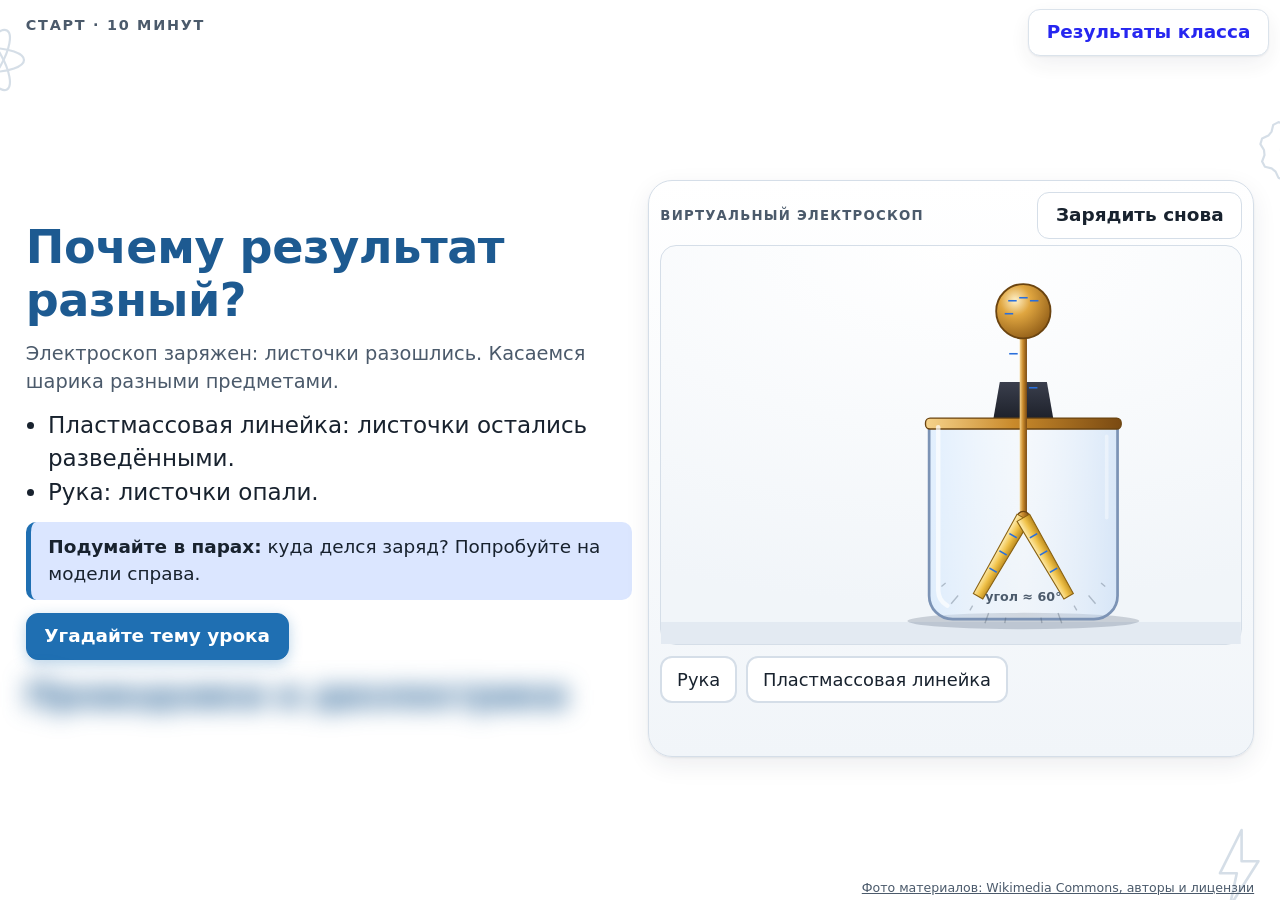
<file: index.html>
<!doctype html>
<html lang="ru">
<head>
<meta charset="utf-8">
<meta name="viewport" content="width=device-width, initial-scale=1">
<meta name="description" content="Интерактивный урок физики для электронной доски: проводники и диэлектрики, виртуальные лаборатории, задания с автопроверкой.">
<title>PhysLab · Проводники и диэлектрики</title>
<link rel="icon" href="data:image/svg+xml,%3Csvg xmlns='http://www.w3.org/2000/svg' viewBox='0 0 24 24'%3E%3Cpath fill='%23b45309' d='M13.5 2 5 13.5h5.5L9.5 22 19 9.5h-5.7z'/%3E%3C/svg%3E">
<link rel="stylesheet" href="css/tokens.css">
<link rel="stylesheet" href="css/app.css">
<link rel="stylesheet" href="css/lesson.css">
</head>
<body class="lesson">
<a class="skip" href="#main">К содержимому</a>

<header class="top">
  <div class="brand">
    <svg viewBox="0 0 32 32" aria-hidden="true"><rect width="32" height="32" rx="9" fill="var(--primary)"/><path fill="#ffd36b" d="M18 5 8 18h6l-1 9 10-13h-6z"/></svg>
    <div>PhysLab<small>Физика 8 · Проводники и диэлектрики</small></div>
  </div>
  <nav class="steps" id="steps" aria-label="Этапы урока"></nav>
  <div class="tools">
    <a class="btn" id="toBoard" href="teacher.html" title="Результаты класса на экране доски" style="text-decoration:none;white-space:nowrap">Результаты класса</a>
    <div class="timer" id="timer" role="timer"><small id="phase">Старт</small><span id="clock">10:00</span></div>
    <button class="ibtn" id="tplay" aria-label="Запустить таймер"><svg viewBox="0 0 24 24"><path d="M7 4v16l13-8z"/></svg></button>
    <button class="ibtn" id="treset" aria-label="Сбросить таймер"><svg viewBox="0 0 24 24"><path d="M3 12a9 9 0 1 0 3-6.7L3 8M3 3v5h5"/></svg></button>
    <span class="score-pill" id="scorePill" title="Баллы за урок">0 / 10</span>
    <button class="ibtn" id="tSound" aria-pressed="false" title="Звук зарядов"><svg viewBox="0 0 24 24"><path d="M11 5 6 9H3v6h3l5 4zM16 9a4 4 0 0 1 0 6M19 6a8 8 0 0 1 0 12"/></svg></button>
    <button class="ibtn" id="tTeacher" aria-pressed="false" title="Ответы для учителя (T)"><svg viewBox="0 0 24 24"><path d="M12 3 2 8l10 5 10-5zM6 11v5c0 1.5 3 3 6 3s6-1.5 6-3v-5"/></svg></button>
    <button class="ibtn" id="tFull" aria-label="На весь экран (F)"><svg viewBox="0 0 24 24"><path d="M4 9V4h5M20 9V4h-5M4 15v5h5M20 15v5h-5"/></svg></button>
  </div>
</header>

<main id="main">

<section class="slide" data-title="Проблема" style="--svgh:50vh">
  <p class="kick">Старт · 10 минут</p>
  <div class="cols c2 grow" style="align-items:center">
    <div style="display:flex;flex-direction:column;gap:.7rem">
      <h1 class="title big">Почему результат разный?</h1>
      <p class="sub">Электроскоп заряжен: листочки разошлись. Касаемся шарика разными предметами.</p>
      <ul class="big" style="margin:0;padding-left:1.2rem"><li>Пластмассовая линейка: листочки остались разведёнными.</li><li>Рука: листочки опали.</li></ul>
      <p class="note"><b>Подумайте в парах:</b> куда делся заряд? Попробуйте на модели справа.</p>
      <div class="row"><button class="btn primary" id="guessBtn">Угадайте тему урока</button></div>
      <h2 id="topicReveal" class="title reveal" style="margin-top:.2rem">Проводники и диэлектрики</h2>
      <div class="answer"><b>Учителю.</b> Дайте 1–2 минуты на догадки. Ожидаемое: заряд ушёл в землю через руку, пластмасса заряд не пропускает. Тему называйте после ответов.</div>
    </div>
    <div class="lab">
      <div class="lab-head"><span class="tag">Виртуальный электроскоп</span><button class="btn" id="e1Reset">Зарядить снова</button></div>
      <div id="e1"></div>
      <p class="feedback" id="e1Msg" aria-live="polite"></p>
    </div>
  </div>
</section>

<section class="slide deck" data-title="Тема урока"><img src="img/deck/s01.jpg" alt="Слайд презентации 1 из 20" draggable="false"></section>

<section class="slide deck" data-title="Цели (презентация)"><img src="img/deck/s02.jpg" alt="Слайд презентации 2 из 20" draggable="false"></section>

<section class="slide" data-title="Цели и баллы">
  <p class="kick">Старт · цели урока</p>
  <h1 class="title big">Цели урока</h1>
  <p class="sub">К этому слайду вернёмся в конце урока и честно оценим, достигли мы целей.</p>
  <div class="cols c3 grow" style="align-items:stretch;margin-top:.4rem">
    <div class="panel"><h3>1</h3><p class="big">Объяснить, чем проводники отличаются от диэлектриков.</p><p class="tag">8.4.1.2</p></div>
    <div class="panel"><h3>2</h3><p class="big">Объяснить электризацию трением и влиянием (индукцией).</p><p class="tag">8.4.1.2</p></div>
    <div class="panel"><h3>3</h3><p class="big">Привести примеры полезной и вредной электризации.</p><p class="tag">8.4.1.3</p></div>
  </div>
  <div class="panel">
    <h3>Баллы за урок: 10</h3>
    <p><span class="pts">Этап 1 · 2 балла</span> знание и понимание · <span class="pts">Этап 2 · 6 баллов</span> три задания по 2 балла · <span class="pts">Этап 3 · 2 балла</span> анализ и оценка</p>
    <p class="mini-note">Нужна помощь — карточка-подсказка. Закончил раньше — карточка с дополнительными заданиями (баллов не даёт).</p>
  </div>
</section>

<section class="slide deck" data-title="Заряд и взаимодействие"><img src="img/deck/s03.jpg" alt="Слайд презентации 3 из 20" draggable="false"></section>

<section class="slide deck" data-title="Строение атома"><img src="img/deck/s04.jpg" alt="Слайд презентации 4 из 20" draggable="false"></section>

<section class="slide deck" data-title="Электризация трением"><img src="img/deck/s05.jpg" alt="Слайд презентации 5 из 20" draggable="false"></section>

<section class="slide deck" data-title="Положительный и отрицательный заряд"><img src="img/deck/s06.jpg" alt="Слайд презентации 6 из 20" draggable="false"></section>

<section class="slide deck" data-title="Электроскоп и электрометр"><img src="img/deck/s07.jpg" alt="Слайд презентации 7 из 20" draggable="false"></section>

<section class="slide" data-title="Лаб. электроскоп" style="--svgh:44vh">
  <p class="kick">Виртуальная работа · песочница</p>
  <h1 class="title">Лаборатория 2. Электроскоп</h1>
  <div class="cols grow" style="grid-template-columns:1.35fr 1fr">
    <div class="lab" style="display:flex;flex-direction:column;gap:.4rem">
      <div class="lab-head">
        <div class="seg" id="rodSeg" role="group" aria-label="Палочка"><button aria-pressed="false" data-r="glass">Стекло + шёлк</button><button aria-pressed="true" data-r="ebonite">Эбонит + мех</button></div>
        <button class="btn primary" id="rubBtn">Потереть</button>
      </div>
      <div id="e2"></div>
      <div class="row">
        <button class="btn" id="e2Remove">Убрать палочку</button>
        <button class="btn" id="e2Zero">Разрядить</button>
        <div class="seg" id="modeSeg" role="group" aria-label="Показывать заряды"><button aria-pressed="true" data-m="excess">Лишние заряды</button><button aria-pressed="false" data-m="all">Все заряды</button><button aria-pressed="false" data-m="none">Скрыть</button></div>
      </div>
    </div>
    <div style="display:flex;flex-direction:column;gap:.6rem;min-height:0">
      <div class="panel">
        <div class="readout"><div><span>Заряд</span><b id="roN">0</b></div><div><span>Листочки</span><b id="roTh">0°</b></div><div><span>Палочка</span><b id="roRod">нет</b></div></div>
        <p class="big" id="e2Narr" aria-live="polite" style="font-size:1.05rem"></p>
      </div>
      <div class="panel grow">
        <h3>Коснуться шарика предметом</h3>
        <div id="e2ToolsHost" class="chips-mini"></div>
        <p class="feedback" id="e2Last" style="margin:0"></p>
        <div class="legend"><span><i class="dot" style="background:var(--pos)"></i>+ положительный</span><span><i class="dot" style="background:var(--neg)"></i>− электрон</span></div>
      </div>
    </div>
  </div>
</section>

<section class="slide deck" data-title="Индукция"><img src="img/deck/s08.jpg" alt="Слайд презентации 8 из 20" draggable="false"></section>

<section class="slide deck" data-title="Наведённый заряд"><img src="img/deck/s09.jpg" alt="Слайд презентации 9 из 20" draggable="false"></section>

<section class="slide" data-title="Опыт: влияние" style="--svgh:48vh">
  <p class="kick">Новая информация · электризация влиянием (индукция)</p>
  <h1 class="title">Как зарядить тело, не касаясь его заряженным телом?</h1>
  <div class="cols grow" style="grid-template-columns:1.3fr 1fr">
    <div class="lab" style="display:flex;flex-direction:column;gap:.4rem">
      <div id="e3"></div>
      <div class="row">
        <button class="btn" id="infPrev">← С начала</button>
        <button class="btn primary" id="infNext">Шаг 1: потереть палочку →</button>
        <div class="stepdots" id="dots"><i></i><i></i><i></i><i></i><i></i></div>
      </div>
    </div>
    <div class="panel">
      <h3 id="infTitle">Шаг 0</h3>
      <p id="infText" class="big">Нажми «Шаг 1» и наблюдай за зарядами.</p>
      <p class="tag">Шаг <span id="infNo">0</span> из 5</p>
      <p class="note"><b>Запомни:</b> на электроскопе остаётся <b>индуцированный (наведённый)</b> заряд, <b>противоположный</b> заряду поднесённого тела. Электроскоп заряженное тело не касалось.</p>
    </div>
  </div>
</section>

<section class="slide deck" data-title="Проведение и разрядка"><img src="img/deck/s10.jpg" alt="Слайд презентации 10 из 20" draggable="false"></section>

<section class="slide deck" data-title="Проводники"><img src="img/deck/s11.jpg" alt="Слайд презентации 11 из 20" draggable="false"></section>

<section class="slide deck" data-title="Диэлектрики"><img src="img/deck/s12.jpg" alt="Слайд презентации 12 из 20" draggable="false"></section>

<section class="slide deck" data-title="Сравнение материалов"><img src="img/deck/s13.jpg" alt="Слайд презентации 13 из 20" draggable="false"></section>

<section class="slide" data-title="Определения">
  <p class="kick">Новая информация · 9 минут</p>
  <h1 class="title">Проводники и диэлектрики</h1>
  <div class="cols c2 grow">
    <div class="panel">
      <h3>Проводники</h3>
      <p>Хорошо проводят электрические заряды: в них есть <b>свободные подвижные заряды</b>.</p>
      <svg viewBox="0 0 320 90" role="img" aria-label="В проводнике свободные электроны движутся" style="width:100%;height:5.5rem"><rect x="4" y="6" width="312" height="78" rx="14" fill="var(--primary-soft)" stroke="var(--primary)" stroke-width="2"/><g id="condDots"></g></svg>
      <p class="tag">электроны движутся свободно</p>
      <div class="mats" id="exC" style="grid-template-columns:repeat(4,1fr)"></div>
    </div>
    <div class="panel">
      <h3>Диэлектрики (изоляторы)</h3>
      <p>Не проводят заряды: <b>свободных заряженных частиц нет</b>. Из них делают изоляторы.</p>
      <svg viewBox="0 0 320 90" role="img" aria-label="В диэлектрике заряды закреплены" style="width:100%;height:5.5rem"><rect x="4" y="6" width="312" height="78" rx="14" fill="var(--surface-2)" stroke="var(--ink-2)" stroke-width="2"/><g id="dielDots"></g></svg>
      <p class="tag">заряды закреплены на местах</p>
      <div class="mats" id="exD" style="grid-template-columns:repeat(4,1fr)"></div>
    </div>
  </div>
  <p class="note" style="font-size:.95rem"><b>Запиши в тетрадь:</b> проводники — есть свободные заряды (металлы, растворы, почва, тело человека); диэлектрики — нет (стекло, эбонит, пластмасса, резина, шёлк, воздух). Заряженный электроскоп разряжается, если коснуться его рукой или металлом, и не разряжается от стекла или эбонита.</p>
</section>

<section class="slide" data-title="Лаб. лампочка" style="--svgh:36vh">
  <p class="kick">Виртуальная работа · исследуем материалы</p>
  <h1 class="title">Лаборатория 1. Горит ли лампочка?</h1>
  <div class="cols grow" style="grid-template-columns:1fr 1.05fr">
    <div class="lab" style="display:flex;flex-direction:column">
      <div id="lamp"></div>
      <p class="feedback" id="lampMsg" aria-live="polite"></p>
      <p class="note">Подключи образец к клеммам X и Y. Лупа показывает, что внутри материала. Лампочка горит — <b>проводник</b>, не горит — <b>диэлектрик</b>. Опытов: <b id="lampCnt">0</b> из 16.</p>
      <div class="answer"><b>Учителю.</b> Проводники: медь, железо, алюминий, графит (в учебнике 1 его нет, но он проводит ток), вода, раствор соли, тело человека, влажная почва. Диэлектрики: стекло, пластмасса, резина, сухое дерево, бумага, фарфор, янтарь, шёлк.</div>
    </div>
    <div class="mats" id="matsLamp" style="grid-template-columns:repeat(4,1fr);grid-auto-rows:1fr"></div>
  </div>
</section>

<section class="slide" data-title="Сортировка">
  <p class="kick">Закрепляем</p>
  <h1 class="title">Разложи материалы по группам</h1>
  <p class="sub" style="margin-top:-.2rem">Нажми на фото, потом на нужную группу.</p>
  <div class="cols grow" style="grid-template-columns:17rem 1fr 17rem">
    <div class="panel zone" id="zoneC" tabindex="0" role="button" aria-label="Группа проводники"><h3>Проводники</h3><div class="pool" id="inC"></div></div>
    <div class="mats grow" id="sortGrid" style="grid-template-columns:repeat(4,1fr);grid-auto-rows:1fr"></div>
    <div class="panel zone" id="zoneD" tabindex="0" role="button" aria-label="Группа диэлектрики"><h3>Диэлектрики</h3><div class="pool" id="inD"></div></div>
  </div>
  <p class="feedback" id="sortMsg" style="margin:0"></p>
</section>

<section class="slide deck" data-title="Польза электризации"><img src="img/deck/s14.jpg" alt="Слайд презентации 14 из 20" draggable="false"></section>

<section class="slide deck" data-title="Лазерный принтер"><img src="img/deck/s15.jpg" alt="Слайд презентации 15 из 20" draggable="false"></section>

<section class="slide deck" data-title="Вред электризации"><img src="img/deck/s16.jpg" alt="Слайд презентации 16 из 20" draggable="false"></section>

<section class="slide deck" data-title="Защита от заряда"><img src="img/deck/s17.jpg" alt="Слайд презентации 17 из 20" draggable="false"></section>

<section class="slide deck" data-title="Практикум"><img src="img/deck/s18.jpg" alt="Слайд презентации 18 из 20" draggable="false"></section>

<section class="slide" data-title="Проверка">
  <p class="kick">Проверка понимания · 3 минуты</p>
  <h1 class="title">Что произойдёт с заряженным электроскопом, если коснуться его шарика стеклянной палочкой?</h1>
  <div class="opts grow" id="check1" style="align-content:center"></div>
  <p class="feedback" id="check1Msg" style="margin:0"></p>
  <p class="mini-note">Покажи ответ пальцами: A — 1, B — 2, C — 3, D — 4.</p>
  <div class="answer"><b>Учителю.</b> Верный ответ B: стекло — диэлектрик, заряды в землю не уходят. Если ошиблось больше трети класса, повторите, что заряд стекает только по проводнику.</div>
</section>

<section class="slide" data-title="Этап 1">
  <p class="kick">Практика · этап 1 · знание и понимание <span class="pts">2 балла</span></p>
  <h1 class="title">Чем проводники отличаются от диэлектриков?</h1>
  <p class="sub">Объясни и приведи по три примера каждых (учебник 1, контрольный вопрос 5, стр. 118).</p>
  <div class="cols grow" style="grid-template-columns:1.4fr 1fr">
    <textarea id="s1text" aria-label="Ответ к этапу 1" placeholder="Проводники... Диэлектрики... Примеры: ..."></textarea>
    <div class="panel">
      <h3>Дескрипторы</h3><p class="fraghint">Дескрипторы откроются, когда задание будет выполнено (кнопка «вперёд» на кликере).</p><div class="frag">
      <label class="desc"><input type="checkbox" data-score="s1"><span>объясняет: в проводниках есть свободные подвижные заряды, в диэлектриках их нет — <b>1 балл</b></span></label>
      <label class="desc"><input type="checkbox" data-score="s1"><span>называет не менее трёх проводников и трёх диэлектриков — <b>1 балл</b></span></label>
    </div></div>
  </div>
  <div class="answer"><b>Ответ.</b> В проводниках есть свободные заряды, в диэлектриках нет. Проводники: металлы, растворы солей и кислот, почва, тело человека. Диэлектрики: стекло, эбонит, пластмасса, резина, шёлк, воздух.</div>
</section>

<section class="slide" data-title="Задание 1">
  <p class="kick">Практика · этап 2 · задание 1 из 3 <span class="pts">2 балла</span></p>
  <h1 class="title">Как зарядить положительно другой шарик, не изменяя заряда первого?</h1>
  <p class="sub">Учебник 1, упр. 12, №1: отрицательно заряженный металлический шарик. Выбери нужные шаги по порядку.</p>
  <div class="cols grow" style="grid-template-columns:1fr 1fr">
    <div class="panel"><p class="tag">Шаги на выбор</p><div class="pool" id="o1pool"></div></div>
    <div class="panel"><p class="tag">Твой порядок</p><ol class="order" id="o1list" style="margin:0"></ol><p class="empty" id="o1empty">Нажимай шаги по порядку.</p></div>
  </div>
  <div class="row"><button class="btn primary" id="o1check">Проверить</button><button class="btn" id="o1undo">Убрать последний</button><button class="btn" id="o1reset">Сбросить</button><span class="feedback" id="o1msg" aria-live="polite"></span></div>
  <div class="answer"><b>Ответ.</b> Нейтральный шарик на изолирующую подставку → поднести отрицательный, не касаясь → коснуться нейтрального рукой → убрать руку → убрать отрицательный. Дескрипторы: поднос без касания (1); рука, затем убрать руку и шарик (1).</div>
</section>

<section class="slide" data-title="Задание 2">
  <p class="kick">Практика · этап 2 · задание 2 из 3 <span class="pts">2 балла</span></p>
  <h1 class="title">Как зарядить два шарика равными, но противоположными зарядами?</h1>
  <p class="sub">Учебник 1, упр. 12, №2: два одинаковых металлических шарика и отрицательно заряженный шарик.</p>
  <div class="cols grow" style="grid-template-columns:1fr 1fr">
    <div class="panel"><p class="tag">Шаги на выбор</p><div class="pool" id="o2pool"></div></div>
    <div class="panel"><p class="tag">Твой порядок</p><ol class="order" id="o2list" style="margin:0"></ol><p class="empty" id="o2empty">Нажимай шаги по порядку.</p></div>
  </div>
  <div class="row"><button class="btn primary" id="o2check">Проверить</button><button class="btn" id="o2undo">Убрать последний</button><button class="btn" id="o2reset">Сбросить</button><span class="feedback" id="o2msg" aria-live="polite"></span></div>
  <div class="answer"><b>Ответ.</b> Два шарика на подставках вплотную → поднести отрицательный, не касаясь → раздвинуть шарики → убрать отрицательный. Ближний «+», дальний «−». Дескрипторы: шарики вплотную и поднос без касания (1); раздвинуть, потом убрать тело (1).</div>
</section>

<section class="slide deck" data-title="Разбор задач 1–2"><img src="img/deck/s19.jpg" alt="Слайд презентации 19 из 20" draggable="false"></section>

<section class="slide" data-title="Задание 3">
  <p class="kick">Практика · этап 2 · задание 3 из 3 <span class="pts">2 балла</span></p>
  <h1 class="title">В каких случаях листочки опадут?</h1>
  <p class="sub">Электроскоп заряжен. К шарику прикасаются по очереди. Отметь и объясни.</p>
  <div class="cols grow" style="grid-template-columns:1.1fr 1fr">
    <div class="panel"><div id="q3"></div><div class="row"><button class="btn primary" id="q3check">Проверить</button></div><p class="feedback" id="q3msg" aria-live="polite"></p></div>
    <div class="panel"><h3>Дескрипторы</h3><p class="fraghint">Дескрипторы откроются, когда задание будет выполнено (кнопка «вперёд» на кликере).</p><div class="frag"><p>называет случаи а и г — <b>1 балл</b> (проверяет система)</p>
      <label class="desc"><input type="checkbox" data-score="s2c"><span>объясняет: медь и тело человека — проводники, стекло и пластмасса — диэлектрики — <b>1 балл</b> (проверяет сосед)</span></label></div></div>
  </div>
  <div class="answer"><b>Ответ.</b> а) опадут; б) нет; в) нет; г) опадут.</div>
</section>

<section class="slide" data-title="Этап 3">
  <p class="kick">Практика · этап 3 · анализ и оценка <span class="pts">2 балла</span></p>
  <h1 class="title">Пыль и щётка</h1>
  <p class="sub">Почему пыль прилипает к одежде при чистке её <b>сухой</b> щёткой и не прилипает, если щётка <b>влажная</b> (учебник 1, стр. 117, вопрос 1)? Приведи по одному примеру полезной и вредной электризации и способ защиты от вредной.</p>
  <div class="cols grow" style="grid-template-columns:1.4fr 1fr">
    <textarea id="s3text" aria-label="Ответ к этапу 3" placeholder="Сухая щётка... Влажная щётка... Полезная... Вредная... Защита..."></textarea>
    <div class="panel">
      <h3>Дескрипторы</h3><p class="fraghint">Дескрипторы откроются, когда задание будет выполнено (кнопка «вперёд» на кликере).</p><div class="frag">
      <label class="desc"><input type="checkbox" data-score="s3"><span>объясняет: сухая щётка электризуется и притягивает пыль, влажная проводит заряд, он стекает в землю — <b>1 балл</b></span></label>
      <label class="desc"><input type="checkbox" data-score="s3"><span>пример полезной и вредной электризации и способ защиты (заземление, увлажнение воздуха) — <b>1 балл</b></span></label>
      <p class="mini-note"><b>Полезная:</b> принтер, копирование, покраска краскопультом, электрофильтры. <b>Вредная:</b> одежда, ремни и ленты транспортёров, волокна на ткацком производстве, молния.</p>
    </div></div>
  </div>
  <div class="answer"><b>Ответ.</b> Сухая щётка — диэлектрик, электризуется трением и притягивает пыль; влажная проводит заряд, он стекает в землю. Защита: заземление, увлажнение воздуха.</div>
</section>

<section class="slide deck" data-title="Выводы"><img src="img/deck/s20.jpg" alt="Слайд презентации 20 из 20" draggable="false"></section>

<section class="slide" data-title="Итоги урока">
  <p class="kick">Конец урока · 5 минут</p>
  <h1 class="title">Итоги урока</h1>
  <div class="cols c3 grow">
    <div class="panel"><h3>Вернёмся к целям</h3>
      <p class="big">Достигли ли мы целей? Покажите сигнал рукой по каждой цели.</p>
      <ol class="big" style="margin:0;padding-left:1.3rem;display:flex;flex-direction:column;gap:.35rem">
        <li>Объяснить, чем проводники отличаются от диэлектриков.</li>
        <li>Объяснить электризацию трением и влиянием (индукцией).</li>
        <li>Привести примеры полезной и вредной электризации.</li>
      </ol>
      <p class="mini-note">Палец вверх — всё понятно · ладонь набок — есть вопросы · кулак — нужна помощь.</p></div>
    <div class="panel"><h3>Выходной билет</h3>
      <p class="mini-note">Ответьте на листке или в своём телефоне (раздел «Выходной билет»).</p>
      <ol class="big" style="margin:0;padding-left:1.3rem;display:flex;flex-direction:column;gap:.45rem">
        <li>Чем проводник отличается от диэлектрика?</li>
        <li>В каком порядке заряжают шарик влиянием?</li>
        <li>Пример вредной электризации и как от неё защититься.</li>
      </ol></div>
    <div class="panel"><h3>Результаты класса</h3>
      <p>Баллы каждого ученика (максимум 10) — на экране результатов: таблица и пьедестал.</p>
      <a class="btn primary toBoardLink" href="teacher.html" style="text-decoration:none;align-self:flex-start">Открыть результаты класса</a>
      <p class="mini-note">9–10 отлично · 7–8 хорошо · 5–6 удовлетворительно · менее 5 — нужна помощь.</p></div>
  </div>
  <div class="panel" style="flex-direction:row;align-items:center;gap:1rem;flex-wrap:wrap"><h3 style="margin:0">Домашнее задание:</h3><span>учебник 1, §18, часть VI: контрольные вопросы 4–5 (стр. 118); «Ответьте на вопросы» №1–2 (стр. 117); по желанию опыт с воздушным шариком и газетой (стр. 119). Следующий урок: закон сохранения электрического заряда.</span></div>
</section>

</main>
<div class="credit"><a href="credits.html" target="_blank" rel="noopener">Фото материалов: Wikimedia Commons, авторы и лицензии</a></div>

<div class="bar">
  <button class="btn" id="prev">← Назад</button>
  <span class="hint">Стрелки <span class="kbd">←</span> <span class="kbd">→</span> · <span class="kbd">T</span> ответы учителя · <span class="kbd">F</span> весь экран</span>
  <button class="btn primary" id="next">Далее →</button>
</div>

<script src="js/util.js"></script>
<script src="js/materials.js"></script>
<script src="js/electroscope.js"></script>
<script src="js/labs.js"></script>
<script src="js/app.js"></script>
</body>
</html>
</file>
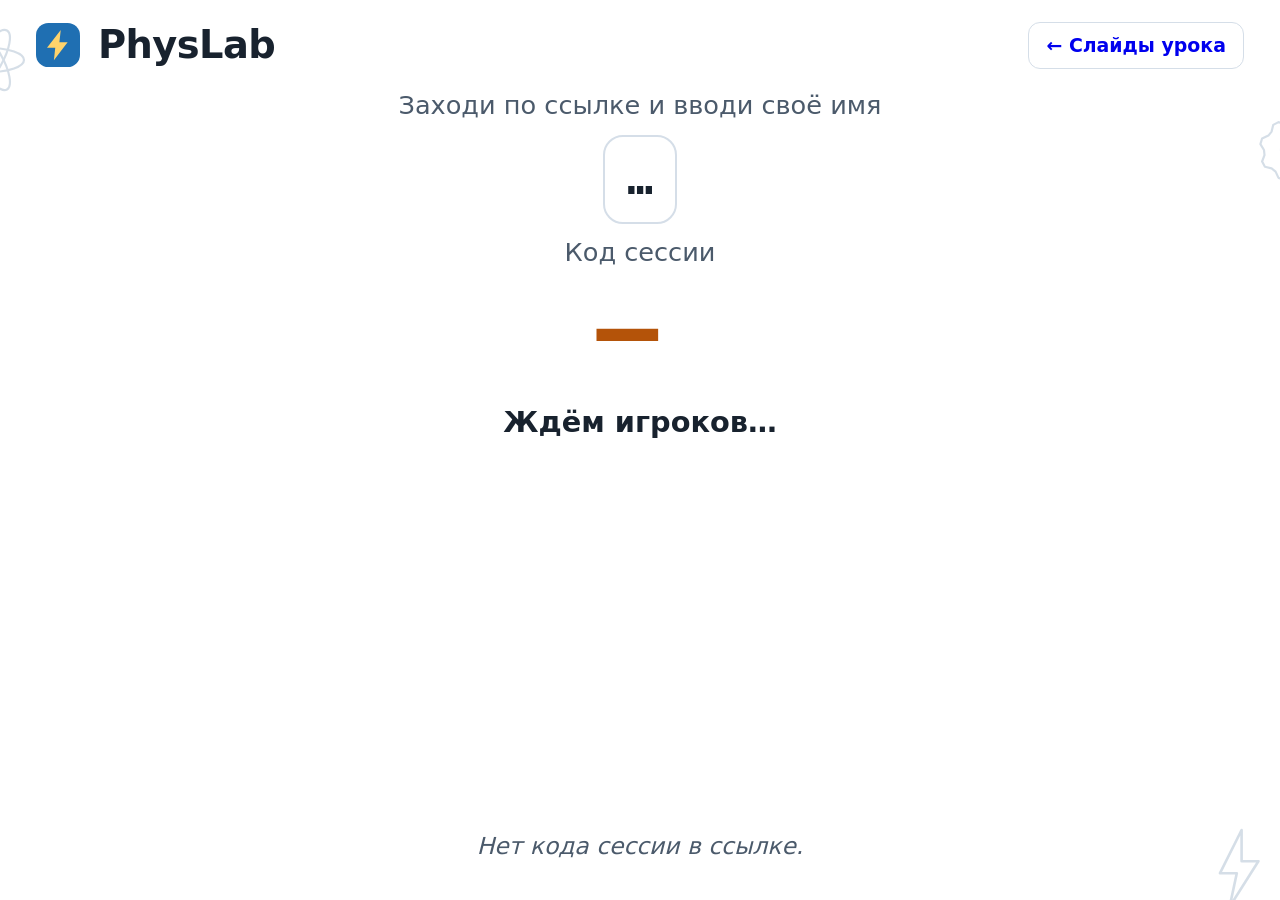
<file: board.html>
<!doctype html>
<html lang="ru">
<head>
<meta charset="utf-8">
<meta name="viewport" content="width=device-width, initial-scale=1">
<title>PhysLab · Экран для доски</title>
<link rel="icon" href="data:image/svg+xml,%3Csvg xmlns='http://www.w3.org/2000/svg' viewBox='0 0 24 24'%3E%3Cpath fill='%23b45309' d='M13.5 2 5 13.5h5.5L9.5 22 19 9.5h-5.7z'/%3E%3C/svg%3E">
<link rel="stylesheet" href="css/tokens.css">
<link rel="stylesheet" href="css/app.css">
<style>
body{overflow:hidden;height:100vh;background:#fff url(img/doodle.svg) center/cover no-repeat}
.stage{height:100vh}
.stage{display:flex;flex-direction:column;padding:1.2rem 2rem 2rem;max-width:1500px;margin:0 auto}
.head{display:flex;align-items:center;gap:1rem;flex-wrap:wrap}
.head h1{font-size:clamp(1.4rem,3vw,2.4rem);margin:0}
.head small{color:var(--ink-2);font-size:1rem}
.sp{flex:1}
.hostbtn{font-size:1.05rem}
.view{display:none;flex:1;animation:enter .5s var(--ease)}
body[data-state="lobby"] #vLobby,body[data-state="running"] #vRun,body[data-state="finished"] #vEnd{display:block}
/* ЛОББИ */
.joinwrap{display:flex;align-items:center;justify-content:center;gap:2.5rem;flex-wrap:wrap;margin:2vh auto 1rem;max-width:1300px}
.qrbox{background:#fff;border-radius:22px;padding:.8rem .8rem .5rem;box-shadow:var(--shadow);text-align:center;animation:pop .6s var(--ease) both}
.qrbox svg{display:block;width:clamp(200px,24vw,340px);height:auto}
.qrcap{color:#14213d;font-weight:700;font-size:1.05rem;padding:.2rem 0 .1rem}
.joinbox{text-align:center;margin:0;max-width:900px;flex:1;min-width:300px}
.joinbox .lbl{font-size:clamp(1.1rem,2vw,1.6rem);color:var(--ink-2)}
.joinbox .url{font-family:var(--mono);font-size:clamp(1.2rem,3.4vw,3rem);font-weight:700;word-break:break-all;background:var(--surface);border:2px solid var(--line);border-radius:20px;padding:.6rem 1.2rem;margin:.6rem 0;display:inline-block;max-width:100%}
.joinbox .codeline{font-size:clamp(1.1rem,2vw,1.6rem);color:var(--ink-2)}
.joinbox .code{font-family:var(--mono);font-weight:800;font-size:clamp(2.5rem,8vw,6.5rem);letter-spacing:.25em;color:var(--brass);line-height:1.1}
.count{text-align:center;font-size:1.6rem;font-weight:700;margin:.6rem 0 1rem}
.names{display:flex;flex-wrap:wrap;gap:.7rem;justify-content:center}
.nm{background:var(--surface);border:2px solid var(--line);border-radius:999px;padding:.5rem 1.2rem;font-size:1.35rem;font-weight:650;animation:pop .5s var(--ease) both}
@keyframes pop{from{transform:scale(.3);opacity:0}60%{transform:scale(1.12)}to{transform:none;opacity:1}}
/* ТАБЛИЦА */
.lb{position:relative;margin-top:1rem}
.rowx{padding:0 1rem;position:absolute;left:0;right:0;height:var(--rh,74px);display:grid;grid-template-columns:calc(var(--rh,74px)*.9) minmax(0,1.2fr) minmax(0,1.5fr) calc(var(--rh,74px)*2.2);gap:1rem;align-items:center;background:var(--surface);border:2px solid var(--line);border-radius:18px;padding:0 1.2rem;transition:transform .7s var(--ease),border-color .3s,background .3s;will-change:transform}
.rowx .rk{font-size:calc(var(--rh,74px)*.42);font-weight:800;color:var(--ink-2);font-variant-numeric:tabular-nums}
.rowx .nmx{font-size:calc(var(--rh,74px)*.34);font-weight:700;white-space:nowrap;overflow:hidden;text-overflow:ellipsis}
.rowx .pts::after{content:" / 10";font-size:.45em;color:var(--ink-2);font-weight:600}
.rowx .pts{font-size:calc(var(--rh,74px)*.42);font-weight:800;text-align:right;font-variant-numeric:tabular-nums;color:var(--brass)}
.rowx .pbar{height:calc(var(--rh,74px)*.22);background:var(--surface-3);border-radius:99px;overflow:hidden}
.rowx .pbar i{display:block;height:100%;width:0;background:linear-gradient(90deg,var(--primary),#7ad0ff);border-radius:99px;transition:width .8s var(--ease)}
.rowx.r1{border-color:#f4c542;background:linear-gradient(90deg,rgba(244,197,66,.18),var(--surface))}.rowx.r1 .rk{color:#f4c542}
.rowx.r2{border-color:#c4cbd8}.rowx.r2 .rk{color:#c4cbd8}
.rowx.r3{border-color:#d9935a}.rowx.r3 .rk{color:#d9935a}
.rowx.up{animation:flash 1s}
@keyframes flash{30%{background:var(--ok-soft)}}
.progress-note{color:var(--ink-2);margin:.4rem 0 0}
/* ПЬЕДЕСТАЛ */
.podium{display:flex;align-items:flex-end;justify-content:center;gap:1.4rem;margin:2.5vh auto 1.5rem;max-width:1000px;height:46vh;min-height:300px}
.pcol{flex:1;max-width:300px;display:flex;flex-direction:column;align-items:center;justify-content:flex-end;height:100%}
.pname{font-size:clamp(1.2rem,2.4vw,2.2rem);font-weight:800;text-align:center;margin-bottom:.4rem;opacity:0}
.ppts{font-size:1.3rem;color:var(--brass);font-weight:800;margin-bottom:.4rem;opacity:0}
.pbase{width:100%;border-radius:18px 18px 0 0;display:grid;place-items:start center;padding-top:.6rem;font-size:3.2rem;font-weight:900;color:#14213d;transform-origin:bottom;transform:scaleY(0)}
.pcol.p1 .pbase{height:100%;background:linear-gradient(#ffe08a,#f4b400)}
.pcol.p2 .pbase{height:72%;background:linear-gradient(#eef1f7,#aab4c6)}
.pcol.p3 .pbase{height:52%;background:linear-gradient(#f3c29c,#c97f46)}
.show .pbase{animation:grow .9s var(--ease) forwards}.show .pname,.show .ppts{animation:fadeup .6s var(--ease) forwards}
.pcol.p3 .pbase{animation-delay:.2s}.pcol.p3 .pname,.pcol.p3 .ppts{animation-delay:1s}
.pcol.p2 .pbase{animation-delay:1.3s}.pcol.p2 .pname,.pcol.p2 .ppts{animation-delay:2.1s}
.pcol.p1 .pbase{animation-delay:2.4s}.pcol.p1 .pname,.pcol.p1 .ppts{animation-delay:3.2s}
@keyframes grow{to{transform:scaleY(1)}}@keyframes fadeup{from{opacity:0;transform:translateY(14px)}to{opacity:1;transform:none}}
.restlist{display:grid;grid-template-columns:repeat(auto-fill,minmax(260px,1fr));gap:.5rem;max-width:1200px;margin:0 auto}
.restlist div{background:var(--surface);border:1px solid var(--line);border-radius:12px;padding:.4rem .9rem;display:flex;justify-content:space-between;gap:.6rem;font-size:1.1rem}
canvas#conf{position:fixed;inset:0;pointer-events:none;z-index:50}
.empty{text-align:center;font-size:1.3rem;margin-top:3rem}
@media (prefers-reduced-motion:reduce){.pbase{transform:none!important}.pname,.ppts{opacity:1!important}}
</style>
</head>
<body data-state="lobby">
<canvas id="conf" aria-hidden="true"></canvas>
<div class="stage">
  <div class="head">
    <svg width="44" height="44" viewBox="0 0 32 32" aria-hidden="true"><rect width="32" height="32" rx="9" fill="var(--primary)"/><path fill="#ffd36b" d="M18 5 8 18h6l-1 9 10-13h-6z"/></svg>
    <div><h1 id="title">PhysLab</h1><small id="sub"></small></div>
    <div class="sp"></div>
    <button class="btn primary hostbtn" id="start" hidden>Начать урок</button>
    <button class="btn hostbtn" id="finish" hidden>Завершить и показать итоги</button>
    <a class="btn hostbtn" href="index.html" style="text-decoration:none">← Слайды урока</a>
    <button class="btn hostbtn" id="again" hidden>Вернуться к таблице</button>
    <button class="btn primary hostbtn" id="relobby" hidden>Открыть лобби заново</button>
  </div>

  <section class="view" id="vLobby">
    <div class="joinwrap">
    <div class="qrbox" id="qrbox" hidden><div id="qr"></div><div class="qrcap">Наведи камеру</div></div>
    <div class="joinbox">
      <div class="lbl">Заходи по ссылке и вводи своё имя</div>
      <div class="url" id="url">…</div>
      <div class="codeline">Код сессии</div>
      <div class="code" id="code">—</div>
    </div>
    </div>
    <div class="count" id="count">Ждём игроков…</div>
    <div class="names" id="names" aria-live="polite"></div>
  </section>

  <section class="view" id="vRun">
    <div class="count" id="runCount"></div>
    <div class="lb" id="lb" aria-live="polite"></div>
    <p class="progress-note">Баллы за урок по КСП: этап 1 — 2, этап 2 — 6 (три задания по 2), этап 3 — 2; максимум 10. Задания 1–2 и выбор в задании 3 проверяет система, остальное оценивает учитель по дескрипторам.</p>
  </section>

  <section class="view" id="vEnd">
    <div class="empty" id="emptyEnd" hidden style="margin-top:12vh"><h2 class="title big" style="color:var(--title)">Урок завершён</h2><p class="lead" style="margin:.5rem auto">В этой сессии не было участников. Чтобы ученики снова смогли войти по ссылке, нажмите «Открыть лобби заново» вверху.</p></div>
    <div class="podium" id="podium"></div>
    <div class="restlist" id="rest"></div>
  </section>
  <div class="empty" id="err" hidden></div>
</div>
<script src="js/qr.js"></script>
<script src="js/board.js"></script>
</body>
</html>
</file>
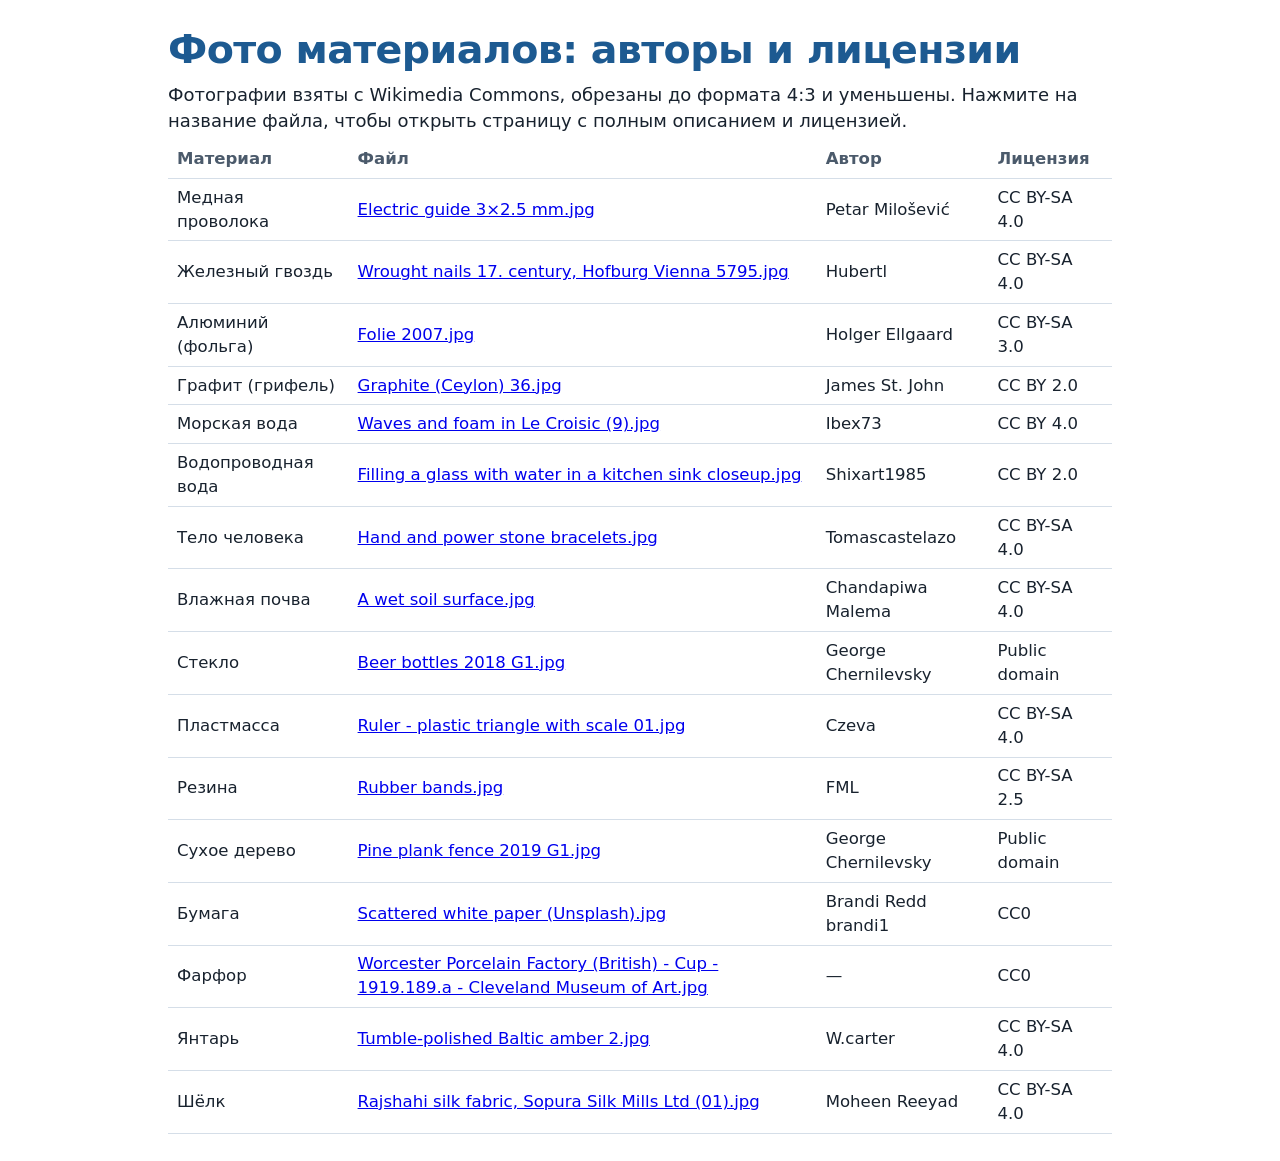
<file: credits.html>
<!doctype html><html lang='ru'><head><meta charset='utf-8'><meta name='viewport' content='width=device-width,initial-scale=1'><title>Фото материалов: авторы и лицензии</title><link rel='stylesheet' href='css/tokens.css'><link rel='stylesheet' href='css/app.css'></head><body><main style='max-width:980px;margin:0 auto;padding:1.5rem 1rem'><h1 class='title' style='color:var(--title)'>Фото материалов: авторы и лицензии</h1><p>Фотографии взяты с Wikimedia Commons, обрезаны до формата 4:3 и уменьшены. Нажмите на название файла, чтобы открыть страницу с полным описанием и лицензией.</p><table><thead><tr><th>Материал</th><th>Файл</th><th>Автор</th><th>Лицензия</th></tr></thead><tbody><tr><td>Медная проволока</td><td><a href='https://commons.wikimedia.org/wiki/File:Electric_guide_3%C3%972.5_mm.jpg' target='_blank' rel='noopener'>Electric guide 3×2.5 mm.jpg</a></td><td>Petar Milošević</td><td>CC BY-SA 4.0</td></tr><tr><td>Железный гвоздь</td><td><a href='https://commons.wikimedia.org/wiki/File:Wrought_nails_17._century,_Hofburg_Vienna_5795.jpg' target='_blank' rel='noopener'>Wrought nails 17. century, Hofburg Vienna 5795.jpg</a></td><td>Hubertl</td><td>CC BY-SA 4.0</td></tr><tr><td>Алюминий (фольга)</td><td><a href='https://commons.wikimedia.org/wiki/File:Folie_2007.jpg' target='_blank' rel='noopener'>Folie 2007.jpg</a></td><td>Holger Ellgaard</td><td>CC BY-SA 3.0</td></tr><tr><td>Графит (грифель)</td><td><a href='https://commons.wikimedia.org/wiki/File:Graphite_(Ceylon)_36.jpg' target='_blank' rel='noopener'>Graphite (Ceylon) 36.jpg</a></td><td>James St. John</td><td>CC BY 2.0</td></tr><tr><td>Морская вода</td><td><a href='https://commons.wikimedia.org/wiki/File:Waves_and_foam_in_Le_Croisic_(9).jpg' target='_blank' rel='noopener'>Waves and foam in Le Croisic (9).jpg</a></td><td>Ibex73</td><td>CC BY 4.0</td></tr><tr><td>Водопроводная вода</td><td><a href='https://commons.wikimedia.org/wiki/File:Filling_a_glass_with_water_in_a_kitchen_sink_closeup.jpg' target='_blank' rel='noopener'>Filling a glass with water in a kitchen sink closeup.jpg</a></td><td>Shixart1985</td><td>CC BY 2.0</td></tr><tr><td>Тело человека</td><td><a href='https://commons.wikimedia.org/wiki/File:Hand_and_power_stone_bracelets.jpg' target='_blank' rel='noopener'>Hand and power stone bracelets.jpg</a></td><td>Tomascastelazo</td><td>CC BY-SA 4.0</td></tr><tr><td>Влажная почва</td><td><a href='https://commons.wikimedia.org/wiki/File:A_wet_soil_surface.jpg' target='_blank' rel='noopener'>A wet soil surface.jpg</a></td><td>Chandapiwa Malema</td><td>CC BY-SA 4.0</td></tr><tr><td>Стекло</td><td><a href='https://commons.wikimedia.org/wiki/File:Beer_bottles_2018_G1.jpg' target='_blank' rel='noopener'>Beer bottles 2018 G1.jpg</a></td><td>George Chernilevsky</td><td>Public domain</td></tr><tr><td>Пластмасса</td><td><a href='https://commons.wikimedia.org/wiki/File:Ruler_-_plastic_triangle_with_scale_01.jpg' target='_blank' rel='noopener'>Ruler - plastic triangle with scale 01.jpg</a></td><td>Czeva</td><td>CC BY-SA 4.0</td></tr><tr><td>Резина</td><td><a href='https://commons.wikimedia.org/wiki/File:Rubber_bands.jpg' target='_blank' rel='noopener'>Rubber bands.jpg</a></td><td>FML</td><td>CC BY-SA 2.5</td></tr><tr><td>Сухое дерево</td><td><a href='https://commons.wikimedia.org/wiki/File:Pine_plank_fence_2019_G1.jpg' target='_blank' rel='noopener'>Pine plank fence 2019 G1.jpg</a></td><td>George Chernilevsky</td><td>Public domain</td></tr><tr><td>Бумага</td><td><a href='https://commons.wikimedia.org/wiki/File:Scattered_white_paper_(Unsplash).jpg' target='_blank' rel='noopener'>Scattered white paper (Unsplash).jpg</a></td><td>Brandi Redd brandi1</td><td>CC0</td></tr><tr><td>Фарфор</td><td><a href='https://commons.wikimedia.org/wiki/File:Worcester_Porcelain_Factory_(British)_-_Cup_-_1919.189.a_-_Cleveland_Museum_of_Art.jpg' target='_blank' rel='noopener'>Worcester Porcelain Factory (British) - Cup - 1919.189.a - Cleveland Museum of Art.jpg</a></td><td>—</td><td>CC0</td></tr><tr><td>Янтарь</td><td><a href='https://commons.wikimedia.org/wiki/File:Tumble-polished_Baltic_amber_2.jpg' target='_blank' rel='noopener'>Tumble-polished Baltic amber 2.jpg</a></td><td>W.carter</td><td>CC BY-SA 4.0</td></tr><tr><td>Шёлк</td><td><a href='https://commons.wikimedia.org/wiki/File:Rajshahi_silk_fabric,_Sopura_Silk_Mills_Ltd_(01).jpg' target='_blank' rel='noopener'>Rajshahi silk fabric, Sopura Silk Mills Ltd (01).jpg</a></td><td>Moheen Reeyad</td><td>CC BY-SA 4.0</td></tr></tbody></table></main></body></html>
</file>
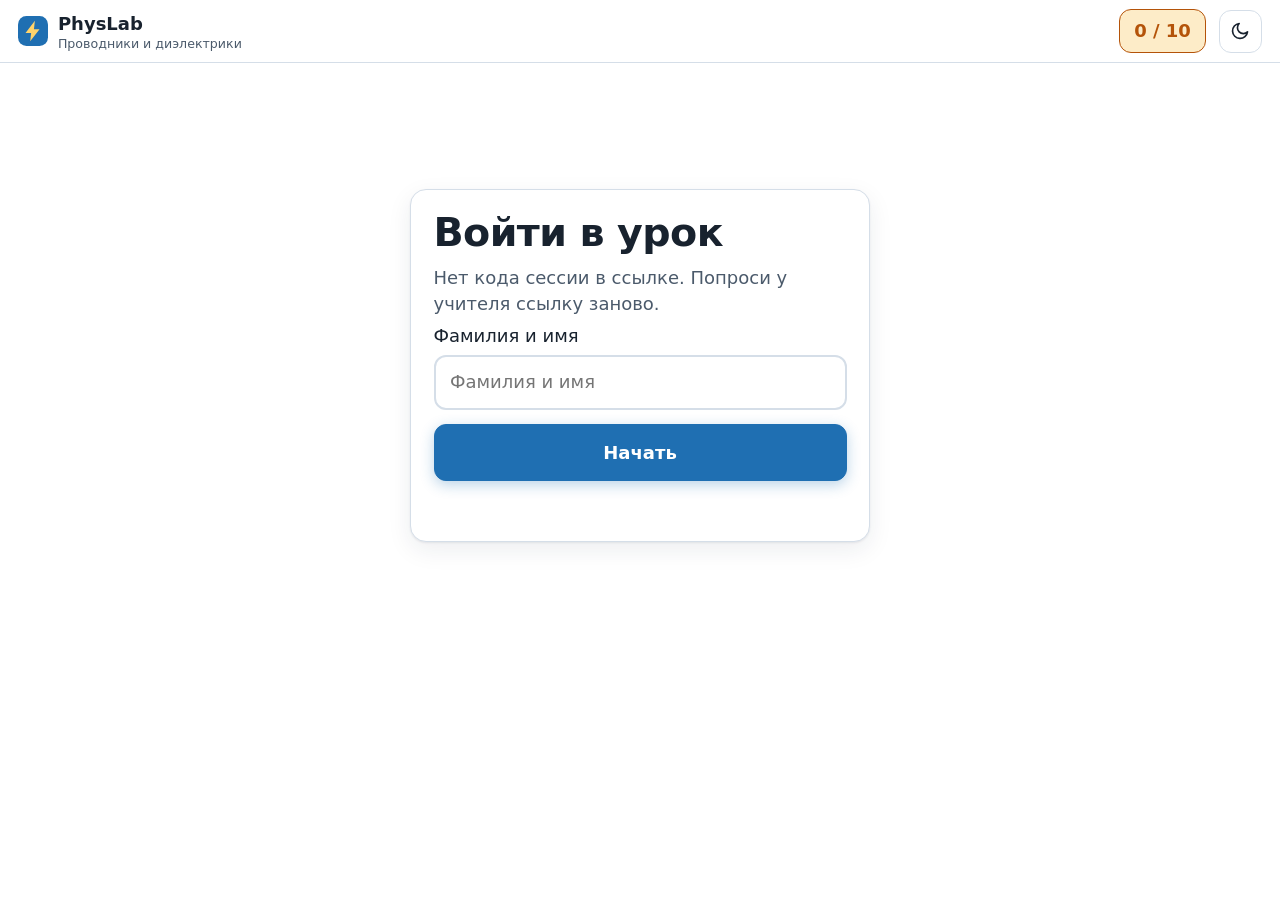
<file: student.html>
<!doctype html>
<html lang="ru">
<head>
<meta charset="utf-8">
<meta name="viewport" content="width=device-width, initial-scale=1">
<title>PhysLab · Ученик</title>
<link rel="icon" href="data:image/svg+xml,%3Csvg xmlns='http://www.w3.org/2000/svg' viewBox='0 0 24 24'%3E%3Cpath fill='%23b45309' d='M13.5 2 5 13.5h5.5L9.5 22 19 9.5h-5.7z'/%3E%3C/svg%3E">
<link rel="stylesheet" href="css/tokens.css">
<link rel="stylesheet" href="css/app.css">
<style>
.wrap{max-width:900px;margin:0 auto;padding:1rem 1rem 5rem}
.sec{margin:1.2rem 0}
.sec>h2{display:flex;align-items:center;gap:.6rem;flex-wrap:wrap}
.status{font-size:.8rem;font-weight:650;color:var(--ink-2)}
.status.ok{color:var(--ok)}.status.bad{color:var(--bad)}
.banner{position:sticky;top:3.6rem;z-index:20;background:var(--bad-soft);color:var(--bad);border:1px solid var(--bad);border-radius:12px;padding:.5rem .9rem;margin:.6rem 0;font-weight:650}
.login{max-width:460px;margin:12vh auto 0}
.login input,.login select{width:100%;font:inherit;padding:.7rem .8rem;border:2px solid var(--line);border-radius:12px;background:var(--surface);color:var(--ink);margin:.3rem 0 .8rem}
.progress{height:8px;background:var(--surface-3);border-radius:99px;overflow:hidden}
.progress i{display:block;height:100%;background:var(--primary);width:0;transition:width .5s var(--ease)}
details.card summary{cursor:pointer;font-weight:650;font-size:1.1rem}
#app[data-state="lobby"] .sec,#app[data-state="lobby"] .progress{display:none}
#app[data-state="running"] #wait,#app[data-state="running"] #done,#app[data-state="finished"] #wait{display:none}
#app[data-state="finished"] .sec:not(details){display:none}
#app[data-state="lobby"] #done{display:none}
.wait h1,#done h1{margin-bottom:.4rem}
.rank{font-size:3rem;font-weight:800;color:var(--brass)}
details.hint{margin-top:.6rem;border:1.5px dashed var(--brass);border-radius:12px;background:var(--brass-soft);padding:.4rem .8rem}
details.hint summary{cursor:pointer;font-weight:700;color:var(--brass)}
details.hint .hint-body p{margin:.35rem 0}
</style>
</head>
<body>
<header class="top">
  <div class="brand"><svg viewBox="0 0 32 32" aria-hidden="true"><rect width="32" height="32" rx="9" fill="var(--primary)"/><path fill="#ffd36b" d="M18 5 8 18h6l-1 9 10-13h-6z"/></svg><div>PhysLab<small id="who">Проводники и диэлектрики</small></div></div>
  <div style="flex:1"></div>
  <span class="status" id="save"></span>
  <span class="score-pill" id="pill" title="Твои баллы за урок (максимум 10) и место в классе">0 / 10</span>
  <button class="ibtn" id="tTheme" aria-label="Тёмная или светлая тема"><svg viewBox="0 0 24 24"><path d="M21 13A9 9 0 1 1 11 3a7 7 0 0 0 10 10z"/></svg></button>
</header>

<main class="wrap" id="main">
  <div class="card login" id="login">
    <h1>Войти в урок</h1>
    <p class="lead" style="font-size:1rem" id="sessInfo">Проверяю ссылку…</p>
    <label for="nm">Фамилия и имя</label>
    <input id="nm" autocomplete="name" placeholder="Фамилия и имя" maxlength="40">
    <button class="btn primary" id="go" style="width:100%;padding:.8rem">Начать</button>
    <p class="feedback bad" id="loginMsg"></p>
  </div>

  <div id="app" hidden data-state="lobby">
    <div class="card wait" id="wait"><h1>Ты в игре!</h1><p class="lead">Ждём, когда учитель нажмёт «Начать». Пока можешь поиграть с виртуальными лабораториями ниже.</p><p class="big" id="waitCount"></p></div>
    <div class="card" id="done"><h1 id="doneTitle">Урок завершён</h1><p class="big" id="doneText"></p><p class="empty">Ответы на открытые вопросы учитель проверит позже, итоговое место может измениться.</p></div>
    <div class="progress" aria-label="Прогресс"><i id="bar"></i></div>
    <div class="banner" id="offline" hidden>Нет связи с сервером: ответы пока не сохранены. Проверь Wi-Fi.</div>

    <section class="sec card" id="sCheck">
      <h2>1. Проверка понимания <span class="status" id="stCheck"></span></h2>
      <p class="big">Что произойдёт с заряженным электроскопом, если коснуться его шарика стеклянной палочкой?</p>
      <div id="check1"></div><p class="feedback" id="check1Msg"></p>
    </section>

    <section class="sec card" id="sS1">
      <h2>2. Этап 1 <span class="pts">2 балла</span> <span class="status" id="stS1"></span></h2>
      <p class="big">Объясни, чем проводники отличаются от диэлектриков. Приведи по три примера каждых.</p>
      <textarea id="s1" aria-label="Ответ к этапу 1" placeholder="Проводники... Диэлектрики... Примеры: ..."></textarea>
      <details class="hint" data-h="s1"><summary>Нужна подсказка?</summary><div class="hint-body"><p><b>Проводники</b> — вещества со свободными зарядами. <b>Диэлектрики</b> — свободных зарядов нет.</p><p>Допиши: «В проводниках есть ____ заряды, поэтому заряд по ним ____. В диэлектриках их ____».</p><p>Примеры ищи на слайдах и в лаборатории «Горит ли лампочка?» внизу страницы.</p></div></details>
      <p class="tag" style="margin-top:.4rem">Проверь себя: есть ли в ответе слова про свободные заряды и по три примера каждых?</p>
    </section>

    <section class="sec card" id="sS2">
      <h2>3. Этап 2 <span class="pts">6 баллов</span></h2>
      <div class="tabs" id="s2tabs"><button class="on" data-t="t1">Задание 1</button><button data-t="t2">Задание 2</button><button data-t="t3">Задание 3</button></div>
      <div class="tpane" id="t1">
        <h3>Задание 1 (учебник 1, упр. 12, №1)</h3>
        <p>Как с помощью отрицательно заряженного металлического шарика зарядить положительно другой шарик, не изменяя заряда первого? Выбери нужные шаги по порядку.</p>
        <div class="split"><div><p class="tag">Шаги на выбор</p><div class="pool" id="o1pool"></div></div><div><p class="tag">Твой порядок</p><ol class="order" id="o1list"></ol><p class="empty" id="o1empty">Нажимай шаги по порядку.</p></div></div>
        <div class="row"><button class="btn primary" id="o1check">Проверить</button><button class="btn" id="o1undo">Убрать последний</button><button class="btn" id="o1reset">Сбросить</button></div>
        <p class="feedback" id="o1msg" aria-live="polite"></p>
        <details class="hint" data-h="o1"><summary>Нужна подсказка?</summary><div class="hint-body"><p>1) Поднеси отрицательный шарик к нейтральному, <b>не касаясь</b>: электроны нейтрального шарика ____ от него.</p><p>2) Коснись нейтрального шарика рукой: электроны уходят в ____.</p><p>3) Что нужно убрать первым: руку или шарик?</p></div></details>
      </div>
      <div class="tpane" id="t2" hidden>
        <h3>Задание 2 (учебник 1, упр. 12, №2)</h3>
        <p>Как с помощью отрицательно заряженного металлического шарика зарядить два одинаковых шарика равными, но противоположными по знаку зарядами?</p>
        <div class="split"><div><p class="tag">Шаги на выбор</p><div class="pool" id="o2pool"></div></div><div><p class="tag">Твой порядок</p><ol class="order" id="o2list"></ol><p class="empty" id="o2empty">Нажимай шаги по порядку.</p></div></div>
        <div class="row"><button class="btn primary" id="o2check">Проверить</button><button class="btn" id="o2undo">Убрать последний</button><button class="btn" id="o2reset">Сбросить</button></div>
        <p class="feedback" id="o2msg" aria-live="polite"></p>
        <details class="hint" data-h="o2"><summary>Нужна подсказка?</summary><div class="hint-body"><p>Два шарика стоят <b>вплотную</b> на изолирующих подставках. Поднеси отрицательный шарик, не касаясь.</p><p>Что сделать с шариками, <b>пока</b> заряженный шарик рядом?</p></div></details>
      </div>
      <div class="tpane" id="t3" hidden>
        <h3>Задание 3</h3>
        <p>Электроскоп заряжен. К шарику прикасаются по очереди предметами. В каких случаях листочки опадут? Отметь и объясни.</p>
        <div id="q3"></div><div class="row"><button class="btn primary" id="q3check">Проверить выбор</button></div><p class="feedback" id="q3msg" aria-live="polite"></p>
        <details class="hint" data-h="q3"><summary>Нужна подсказка?</summary><div class="hint-body"><p>Заряд уходит в землю только через <b>проводник</b> (металл, тело человека). Через <b>диэлектрик</b> (стекло, пластмасса) не уходит.</p><p>Проверь себя в виртуальном электроскопе внизу страницы.</p></div></details>
        <p>Объясни свой выбор (почему именно эти предметы):</p>
        <textarea id="q3exp" aria-label="Объяснение к заданию 3" style="min-height:4.5rem"></textarea>
        <span class="status" id="stQ3exp"></span>
      </div>
    </section>

    <section class="sec card" id="sS3">
      <h2>4. Этап 3 <span class="pts">2 балла</span> <span class="status" id="stS3"></span></h2>
      <p class="big">Почему пыль прилипает к одежде при чистке её <b>сухой</b> щёткой и не прилипает, если щётка <b>влажная</b>? Приведи по одному примеру полезной и вредной электризации и предложи способ защиты от вредной.</p>
      <textarea id="s3" aria-label="Ответ к этапу 3" placeholder="Сухая щётка... Влажная щётка... Полезная... Вредная... Защита..."></textarea>
      <details class="hint" data-h="s3"><summary>Нужна подсказка?</summary><div class="hint-body"><p>Сухая щётка — ____ (проводник или диэлектрик?), при трении она ____ и притягивает пыль.</p><p>Влажная щётка ____ заряд, он стекает ____.</p><p>Полезная электризация: принтер, покраска. Вредная: одежда, молния. Защита: заземление, ____ воздуха.</p></div></details>
    </section>

    <section class="sec card" id="sX">
      <h2>5. Выходной билет <span class="status" id="stX"></span></h2>
      <p>1. Чем проводник отличается от диэлектрика?</p><textarea id="x1" aria-label="Ответ 1" style="min-height:3.2rem"></textarea>
      <p>2. В каком порядке заряжают шарик влиянием?</p><textarea id="x2" aria-label="Ответ 2" style="min-height:3.2rem"></textarea>
      <p>3. Пример вредной электризации и как защититься.</p><textarea id="x3" aria-label="Ответ 3" style="min-height:3.2rem"></textarea>
      <h3 style="margin-top:.8rem">Мои цели</h3>
      <label class="desc"><input type="checkbox" class="goal"><span>Объясню, чем проводники отличаются от диэлектриков</span></label>
      <label class="desc"><input type="checkbox" class="goal"><span>Объясню электризацию трением и влиянием</span></label>
      <label class="desc"><input type="checkbox" class="goal"><span>Приведу примеры полезной и вредной электризации</span></label>
    </section>

    <section class="sec card" id="sExtra">
      <h2>6. Дополнительные задания <span class="status">без баллов</span></h2>
      <p class="empty">Для тех, кто закончил основные задания. Ответы увидит учитель.</p>
      <p><b>1.</b> Как зарядить шарик положительным зарядом, имея отрицательно заряженную палочку? (учебник 2, упр. 10, №10)</p>
      <textarea id="e1" aria-label="Дополнительное задание 1" style="min-height:3.2rem"></textarea>
      <p><b>2.</b> Можно ли на концах стеклянной палочки получить одновременно разноимённые заряды? А если палочка медная? (учебник 2, упр. 10, №9)</p>
      <textarea id="e2" aria-label="Дополнительное задание 2" style="min-height:3.2rem"></textarea>
      <p><b>3.</b> Почему листочки электроскопа расходятся, если к нему только приблизить заряженное тело? (учебник 1, стр. 117, вопрос 5)</p>
      <textarea id="e3" aria-label="Дополнительное задание 3" style="min-height:3.2rem"></textarea>
      <p><b>4.</b> Дополни списки полезного и вредного проявления электризации своими примерами (учебник 1, упр. 12д).</p>
      <textarea id="e4" aria-label="Дополнительное задание 4" style="min-height:3.2rem"></textarea>
    </section>

    <details class="sec card">
      <summary>Виртуальные лаборатории (можно пользоваться при выполнении заданий)</summary>
      <h3 style="margin-top:.8rem">Электроскоп</h3>
      <div class="lab">
        <div class="lab-head"><div class="seg" id="rodSeg" role="group"><button aria-pressed="false" data-r="glass">Стекло + шёлк</button><button aria-pressed="true" data-r="ebonite">Эбонит + мех</button></div><button class="btn primary" id="rubBtn">Потереть</button></div>
        <div id="e2"></div>
        <div class="row" style="margin-top:.6rem"><button class="btn" id="e2Remove">Убрать палочку</button><button class="btn" id="e2Zero">Разрядить</button></div>
        <div id="e2ToolsHost"></div>
        <p class="big" id="e2Narr" aria-live="polite"></p>
      </div>
      <h3 style="margin-top:1rem">Цепь с лампочкой</h3>
      <div class="lab"><div id="lamp"></div><div class="pool" id="matPool" style="margin-top:.6rem"></div><p class="feedback" id="lampMsg"></p></div>
    </details>
  </div>
</main>

<script src="js/util.js"></script>
<script src="js/electroscope.js"></script>
<script src="js/labs.js"></script>
<script src="js/student.js"></script>
</body>
</html>
</file>
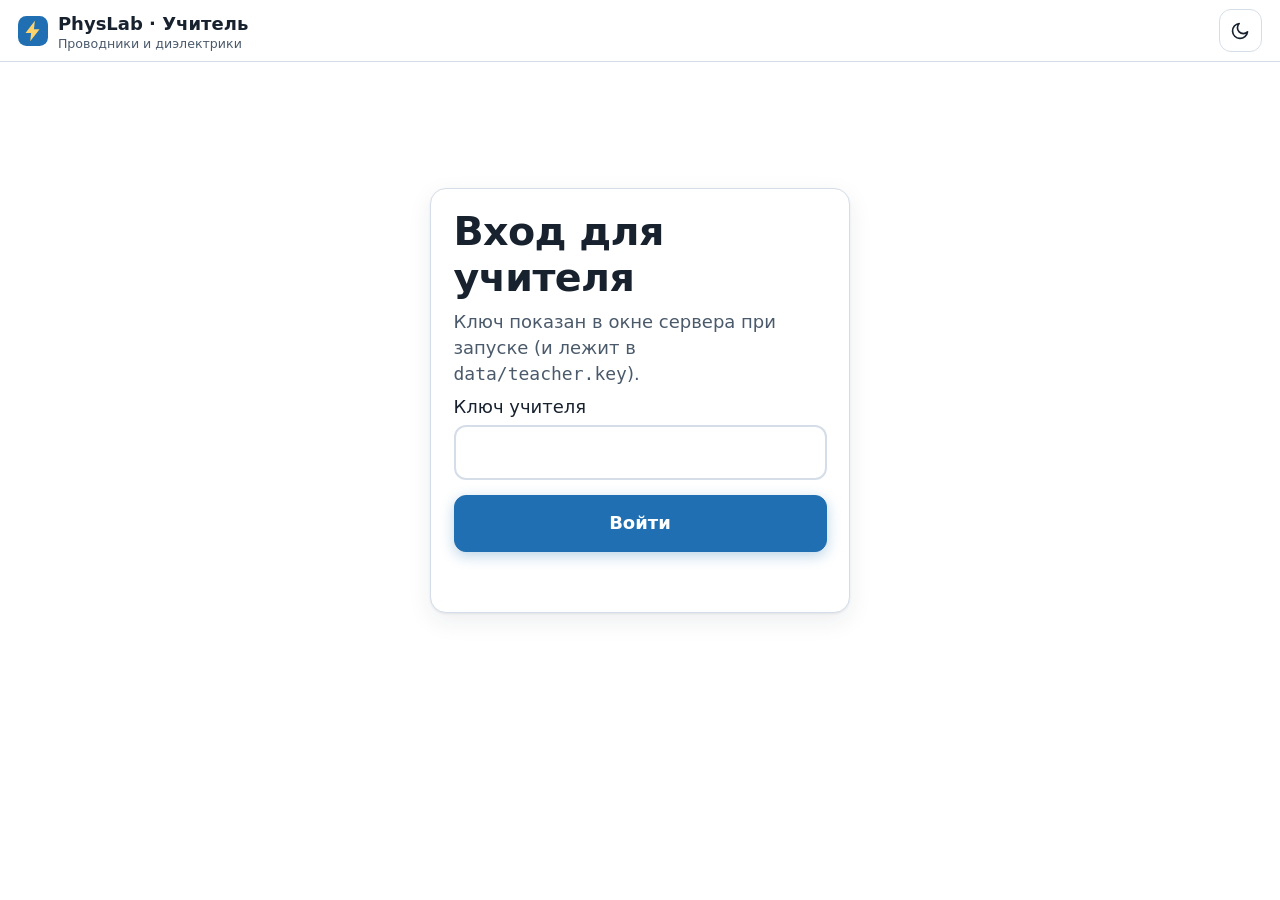
<file: teacher.html>
<!doctype html>
<html lang="ru">
<head>
<meta charset="utf-8">
<meta name="viewport" content="width=device-width, initial-scale=1">
<title>PhysLab · Учитель</title>
<link rel="icon" href="data:image/svg+xml,%3Csvg xmlns='http://www.w3.org/2000/svg' viewBox='0 0 24 24'%3E%3Cpath fill='%23b45309' d='M13.5 2 5 13.5h5.5L9.5 22 19 9.5h-5.7z'/%3E%3C/svg%3E">
<link rel="stylesheet" href="css/tokens.css">
<link rel="stylesheet" href="css/app.css">
<style>
.wrap{max-width:1240px;margin:0 auto;padding:1rem 1rem 3rem}
.login{max-width:420px;margin:12vh auto 0}
.login input{width:100%;font:inherit;padding:.7rem .8rem;border:2px solid var(--line);border-radius:12px;background:var(--surface);color:var(--ink);margin:.3rem 0 .8rem}
.kpis{display:grid;grid-template-columns:repeat(4,1fr);gap:.7rem;margin:.8rem 0}
@media (max-width:800px){.kpis{grid-template-columns:repeat(2,1fr)}}
.kpi{background:var(--surface);border:1px solid var(--line);border-radius:var(--r);padding:.6rem .9rem}
.kpi b{display:block;font-size:1.7rem;font-variant-numeric:tabular-nums}.kpi span{font-size:.72rem;text-transform:uppercase;letter-spacing:.08em;color:var(--ink-2);font-weight:700}
.layout{display:grid;grid-template-columns:minmax(0,1.2fr) minmax(0,1fr);gap:1rem;align-items:start}
@media (max-width:980px){.layout{grid-template-columns:1fr}}
tr.row-click{cursor:pointer}tr.row-click:hover{background:var(--surface-2)}tr.row-click.on{background:var(--primary-soft)}
.mini{display:inline-block;min-width:1.7rem;text-align:center;border-radius:8px;padding:.05rem .35rem;font-weight:700;font-size:.85rem}
.mini.g{background:var(--ok-soft);color:var(--ok)}.mini.y{background:var(--brass-soft);color:var(--brass)}.mini.r{background:var(--bad-soft);color:var(--bad)}.mini.n{background:var(--surface-3);color:var(--ink-2)}
.ans{white-space:pre-wrap;background:var(--surface-2);border:1px solid var(--line);border-radius:12px;padding:.55rem .75rem;margin:.3rem 0 .6rem;min-height:2.2rem}
.hint{font-size:.8rem;color:var(--ink-2)}
.graded{display:flex;gap:.6rem;align-items:flex-start;padding:.3rem 0}
.graded input{width:1.3rem;height:1.3rem;accent-color:var(--primary);margin-top:.15rem}
.live{display:inline-block;width:.6rem;height:.6rem;border-radius:50%;background:var(--ok);margin-right:.35rem;animation:pulse 1.6s infinite}
@keyframes pulse{50%{opacity:.35}}
.bar2{display:flex;gap:.5rem;flex-wrap:wrap;align-items:center}
.sel{font:inherit;padding:.5rem .7rem;border:1px solid var(--line);border-radius:12px;background:var(--surface);color:var(--ink)}
.linkbox{flex:1;min-width:240px;font:inherit;padding:.6rem .8rem;border:2px solid var(--line);border-radius:12px;background:var(--surface-2);color:var(--ink)}
.code{font-family:var(--mono);font-weight:800;font-size:1.8rem;letter-spacing:.2em;background:var(--brass-soft);color:var(--brass);border:2px solid var(--brass);border-radius:12px;padding:.1rem .8rem}
.statuspill{font-weight:700;border-radius:999px;padding:.2rem .8rem;background:var(--surface-3)}
.statuspill.running{background:var(--ok-soft);color:var(--ok)}.statuspill.finished{background:var(--bad-soft);color:var(--bad)}
</style>
</head>
<body>
<header class="top">
  <div class="brand"><svg viewBox="0 0 32 32" aria-hidden="true"><rect width="32" height="32" rx="9" fill="var(--primary)"/><path fill="#ffd36b" d="M18 5 8 18h6l-1 9 10-13h-6z"/></svg><div>PhysLab · Учитель<small>Проводники и диэлектрики</small></div></div>
  <div style="flex:1"></div>
  <span class="tag" id="live" hidden><i class="live"></i>обновляется каждые 4 с</span>
  <button class="btn" id="csv" hidden>Скачать таблицу CSV</button>
  
  <button class="ibtn" id="tTheme" aria-label="Тёмная или светлая тема"><svg viewBox="0 0 24 24"><path d="M21 13A9 9 0 1 1 11 3a7 7 0 0 0 10 10z"/></svg></button>
</header>

<main class="wrap">
  <div class="card login" id="login">
    <h1>Вход для учителя</h1>
    <p class="lead" style="font-size:1rem">Ключ показан в окне сервера при запуске (и лежит в <code>data/teacher.key</code>).</p>
    <label for="key">Ключ учителя</label>
    <input id="key" type="password" autocomplete="current-password">
    <button class="btn primary" id="enter" style="width:100%;padding:.8rem">Войти</button>
    <p class="feedback bad" id="loginMsg"></p>
  </div>

  <div id="app" hidden>
    <div class="card" id="sessCard" style="margin-bottom:1rem">
      <div class="bar2">
        <h3 style="margin:0">Сессия</h3>
        <select id="newCls" aria-label="Класс" class="sel"><option>8 Б</option><option>8 В</option><option>8 А</option><option>8 Г</option></select>
        <a class="btn" href="index.html" target="_blank" rel="noopener" id="openLesson" style="text-decoration:none;display:inline-block">Открыть урок (слайды) ↗</a>
        <button class="btn primary" id="newSess">Создать новую сессию</button>
        <select id="oldSess" aria-label="Прошлые сессии" class="sel"><option value="">Прошлые сессии…</option></select>
      </div>
      <div id="sessBox" hidden>
        <p class="tag" style="margin:.9rem 0 .3rem">Ссылка для учеников (скопируйте и сократите в любом сервисе коротких ссылок)</p>
        <div class="bar2"><input id="link" class="linkbox" readonly aria-label="Ссылка для учеников"><button class="btn" id="copy">Копировать</button></div>
        <div class="bar2" style="margin-top:.8rem">
          <span class="code" id="codeBig"></span><span class="statuspill" id="stat"></span>
          <button class="btn primary" id="start">Начать</button>
          <button class="btn" id="finish">Завершить и показать итоги</button>
          <button class="btn" id="board">Открыть экран для доски ↗</button>
          <button class="btn" id="delSess">Удалить сессию</button>
        </div>
      </div>
    </div>
    <div class="kpis">
      <div class="kpi"><span>Учеников</span><b id="kN">0</b></div>
      <div class="kpi"><span>Средний балл</span><b id="kAvg">0</b></div>
      <div class="kpi"><span>Закончили задания</span><b id="kDone">0</b></div>
      <div class="kpi"><span>Ждут оценки</span><b id="kWait">0</b></div>
    </div>
    <div class="layout">
      <div class="card">
        <h3>Класс</h3>
        <table><thead><tr><th>Ученик</th><th title="Задание 1">З1</th><th title="Задание 2">З2</th><th title="Выбор в задании 3">З3</th><th>Авто</th><th>Учитель</th><th>Итого / 10</th></tr></thead><tbody id="rows"><tr><td colspan="7" class="empty">Пока никто не вошёл</td></tr></tbody></table>
        <p class="hint">Авто: порядок шагов (до 4) и выбор в задании 3 (1), максимум 5. Учитель: этап 1 (2), объяснение к заданию 3 (1), этап 3 (2).</p>
      </div>
      <div class="card" id="detail"><h3>Выберите ученика в таблице</h3><p class="empty">Здесь появятся его ответы и критерии для оценки.</p></div>
    </div>
  </div>
</main>

<script src="js/teacher.js"></script>
</body>
</html>
</file>
<file: css/tokens.css>
/* Токены PhysLab. Палитра brand/accent сгенерирована скриптом web-craft (design-system/palette.css).
   Цвета в компонентах — только через эти переменные. Вторая тема — data-theme="dark". */
:root{
  /* шкала brand (электрический синий) и accent (латунь) */
  --brand-50:239 246 255;--brand-100:219 230 255;--brand-200:191 211 254;--brand-300:147 179 253;--brand-400:96 130 246;
  --brand-500:59 100 238;--brand-600:31 111 178;--brand-700:30 64 175;--brand-800:30 55 140;--brand-900:23 37 84;
  --accent-100:253 236 200;--accent-200:247 216 192;--accent-300:249 186 138;--accent-400:245 136 53;--accent-500:218 100 11;
  --accent-600:180 83 9;--accent-700:136 63 7;--accent-800:97 45 5;

  /* семантика (светлая тема) */
  --bg:#ffffff; --bg-grid:rgba(0,0,0,0); --title:#1d5a91;
  --surface:#ffffff; --surface-2:#f1f5f9; --surface-3:#e3eaf2;
  --ink:#18222e; --ink-2:#4b5a6b; --line:#d5dee8;
  --primary:rgb(var(--brand-600)); --primary-ink:#fff; --primary-soft:rgb(var(--brand-100));
  --brass:rgb(var(--accent-600)); --brass-soft:rgb(var(--accent-100));
  --pos:#d6453d; --pos-soft:#fde3e1;   /* положительный заряд */
  --neg:#2a6fdb; --neg-soft:#dde9fc;   /* отрицательный заряд */
  --ok:#15803d; --ok-soft:#dcf5e5; --bad:#b91c1c; --bad-soft:#fde0e0;
  --glass:rgba(150,190,230,.22); --glass-line:#7c93b5;

  /* форма, тени, движение */
  --r-sm:10px; --r:16px; --r-lg:24px;
  --shadow:0 1px 2px rgba(20,33,61,.08),0 8px 24px rgba(20,33,61,.08);
  --ease:cubic-bezier(.2,.8,.2,1); --t-fast:.15s; --t:.3s; --t-slow:.6s;
  --font:"Segoe UI",system-ui,-apple-system,"Helvetica Neue",Arial,sans-serif;
  --mono:"Cascadia Code",Consolas,ui-monospace,monospace;
}
:root[data-theme="dark"]{
  --bg:#0d1322; --bg-grid:rgba(255,255,255,.04); --title:#8fb8e8;
  --surface:#161f35; --surface-2:#1e2a47; --surface-3:#26345a;
  --ink:#eef2fb; --ink-2:#b2bdd4; --line:#2e3d62;
  --primary:#7ea4ff; --primary-ink:#0d1322; --primary-soft:#243762;
  --brass:#f4b860; --brass-soft:#3b2d12;
  --pos:#ff9b6b; --pos-soft:#4a2616; --neg:#8fb0ff; --neg-soft:#1f2f5c;
  --ok:#5ed38a; --ok-soft:#133323; --bad:#ff8a8a; --bad-soft:#3b1717;
  --glass:rgba(120,170,230,.16); --glass-line:#5f7aa3;
  --shadow:0 1px 2px rgba(0,0,0,.4),0 8px 24px rgba(0,0,0,.4);
}
</file>
<file: css/app.css>
*{box-sizing:border-box}
html{font-size:18px;-webkit-text-size-adjust:100%}
body{margin:0;font-family:var(--font);color:var(--ink);line-height:1.45;min-height:100vh;
  background-color:var(--bg);
  background-image:linear-gradient(var(--bg-grid) 1px,transparent 1px),linear-gradient(90deg,var(--bg-grid) 1px,transparent 1px);
  background-size:28px 28px}
h1,h2,h3{margin:0 0 .5rem;line-height:1.15;font-weight:650;letter-spacing:-.015em}
h1{font-size:2.2rem}h2{font-size:1.7rem}h3{font-size:1.1rem}
p{margin:.35rem 0}
button{font:inherit;color:inherit;cursor:pointer;touch-action:manipulation}
.skip{position:absolute;left:-999px;top:0;background:var(--primary);color:var(--primary-ink);padding:.6rem 1rem;z-index:99;border-radius:0 0 10px 0}
.skip:focus{left:0}
:focus-visible{outline:3px solid var(--primary);outline-offset:2px;border-radius:6px}

/* ---------- верхняя панель ---------- */
.top{position:sticky;top:0;z-index:30;background:color-mix(in srgb,var(--surface) 92%,transparent);backdrop-filter:blur(10px);
  border-bottom:1px solid var(--line);display:flex;gap:.7rem;align-items:center;flex-wrap:wrap;padding:.5rem 1rem}
.brand{display:flex;align-items:center;gap:.55rem;font-weight:650;white-space:nowrap}
.brand svg{width:30px;height:30px;flex:none}
.brand small{display:block;font-weight:400;font-size:.7rem;color:var(--ink-2);line-height:1.1}
.steps{display:flex;gap:.3rem;flex:1;min-width:0;overflow-x:auto;scrollbar-width:none;padding:.15rem}
.steps::-webkit-scrollbar{display:none}
.steps button{border:1px solid var(--line);background:var(--surface-2);border-radius:999px;padding:.32rem .8rem;font-size:.82rem;white-space:nowrap;color:var(--ink-2);transition:background var(--t-fast),color var(--t-fast)}
.steps button:hover{background:var(--surface-3)}
.steps button[aria-current="step"]{background:var(--primary);color:var(--primary-ink);border-color:var(--primary);font-weight:650}
.steps button.done:not([aria-current]){border-color:var(--ok);color:var(--ok)}
.tools{display:flex;gap:.4rem;align-items:center}
.ibtn{width:2.4rem;height:2.4rem;border-radius:12px;border:1px solid var(--line);background:var(--surface);display:grid;place-items:center;transition:transform var(--t-fast) var(--ease),background var(--t-fast)}
.ibtn:hover{background:var(--surface-2)}.ibtn:active{transform:scale(.94)}
.ibtn svg{width:20px;height:20px;stroke:currentColor;fill:none;stroke-width:2;stroke-linecap:round;stroke-linejoin:round}
.ibtn[aria-pressed="true"]{background:var(--brass-soft);border-color:var(--brass);color:var(--brass)}
.timer{font-variant-numeric:tabular-nums;font-weight:650;background:var(--surface-2);border-radius:12px;padding:.25rem .75rem;border:1px solid var(--line);min-width:6.8rem;text-align:center;line-height:1.15}
.timer small{display:block;font-weight:500;font-size:.68rem;color:var(--ink-2)}
.score-pill{background:var(--brass-soft);color:var(--brass);border-radius:12px;padding:.45rem .8rem;font-weight:700;border:1px solid var(--brass);font-variant-numeric:tabular-nums}

main{max-width:1200px;margin:0 auto;padding:1.1rem 1rem 6.5rem}
.slide{display:none}
.slide.active{display:block;animation:enter .45s var(--ease)}
@keyframes enter{from{opacity:0;transform:translateY(10px)}to{opacity:1;transform:none}}
.eyebrow{font-size:.75rem;text-transform:uppercase;letter-spacing:.14em;color:var(--primary);font-weight:750;margin:0 0 .3rem}
.lead{font-size:1.2rem;color:var(--ink-2);max-width:60ch}
.card{background:var(--surface);border:1px solid var(--line);border-radius:var(--r);box-shadow:var(--shadow);padding:1.1rem 1.25rem}
.grid{display:grid;gap:1rem}.g2{grid-template-columns:repeat(2,minmax(0,1fr))}.g3{grid-template-columns:repeat(3,minmax(0,1fr))}
.split{display:grid;grid-template-columns:minmax(0,1.15fr) minmax(0,1fr);gap:1.1rem;align-items:start}
.hero{display:grid;grid-template-columns:minmax(0,1.05fr) minmax(0,1fr);gap:1.4rem;align-items:center}
@media (max-width:900px){.g2,.g3,.split,.hero{grid-template-columns:1fr}html{font-size:16px}h1{font-size:1.8rem}}
.row{display:flex;gap:.5rem;flex-wrap:wrap;align-items:center}
.tag{font-size:.72rem;font-weight:750;letter-spacing:.09em;text-transform:uppercase;color:var(--ink-2)}
.big{font-size:1.3rem}
.empty{color:var(--ink-2);font-style:italic}

/* кнопки */
.btn{border:1px solid var(--line);background:var(--surface);border-radius:12px;padding:.5rem .95rem;font-weight:550;transition:transform var(--t-fast) var(--ease),background var(--t-fast),box-shadow var(--t-fast)}
.btn:hover{background:var(--surface-2)}.btn:active{transform:translateY(1px) scale(.98)}
.btn.primary{background:var(--primary);color:var(--primary-ink);border-color:var(--primary);box-shadow:0 4px 14px rgb(var(--brand-600)/.3)}
.btn.primary:hover{filter:brightness(1.08)}
.btn[aria-pressed="true"]{background:var(--primary-soft);border-color:var(--primary);color:var(--primary)}
.chip{border:2px solid var(--line);background:var(--surface);border-radius:12px;padding:.45rem .8rem;font-size:.97rem;text-align:left;transition:transform var(--t-fast) var(--ease),border-color var(--t-fast),background var(--t-fast)}
.chip:hover{border-color:var(--primary);transform:translateY(-1px)}
.chip.sel{border-color:var(--primary);background:var(--primary-soft)}
.chip.right{border-color:var(--ok);background:var(--ok-soft)}
.chip.wrong{border-color:var(--bad);background:var(--bad-soft);animation:shake .4s}
.chip.used{opacity:.35;pointer-events:none}
@keyframes shake{25%{transform:translateX(-5px)}75%{transform:translateX(5px)}}
.pool{display:flex;gap:.5rem;flex-wrap:wrap}
.zone{border:2px dashed var(--line);border-radius:14px;padding:.7rem;min-height:130px;background:var(--surface-2);transition:border-color var(--t-fast),background var(--t-fast)}
.zone:hover{border-color:var(--primary);cursor:pointer}
.note{border-left:5px solid var(--primary);background:var(--primary-soft);border-radius:10px;padding:.65rem .95rem;margin:.7rem 0}
.note.warn{border-color:var(--brass);background:var(--brass-soft)}
.feedback{margin-top:.5rem;font-weight:650;min-height:1.4em}
.feedback.ok{color:var(--ok)}.feedback.bad{color:var(--bad)}
.answer{display:none;border:2px dashed var(--brass);background:var(--brass-soft);border-radius:12px;padding:.6rem .95rem;margin-top:.7rem}
body.teacher .answer{display:block}
.answer b{color:var(--brass)}
.opt{display:flex;gap:.65rem;align-items:flex-start;border:2px solid var(--line);background:var(--surface);padding:.65rem .85rem;border-radius:12px;margin:.45rem 0;width:100%;text-align:left;transition:border-color var(--t-fast),background var(--t-fast)}
.opt:hover{border-color:var(--primary)}
.opt .k{display:inline-grid;place-items:center;width:2rem;height:2rem;border-radius:9px;background:var(--surface-2);font-weight:750;flex:none}
.opt.right{border-color:var(--ok);background:var(--ok-soft)}.opt.wrong{border-color:var(--bad);background:var(--bad-soft)}
textarea{width:100%;min-height:6.5rem;border:2px solid var(--line);border-radius:12px;padding:.7rem;font:inherit;background:var(--surface);color:var(--ink);resize:vertical}
textarea:focus{border-color:var(--primary);outline:none}
.desc{display:flex;gap:.6rem;align-items:flex-start;padding:.3rem 0;cursor:pointer}
.desc input{width:1.3rem;height:1.3rem;margin-top:.2rem;accent-color:var(--primary);flex:none}
.pts{display:inline-block;background:var(--brass-soft);color:var(--brass);border:1px solid var(--brass);border-radius:999px;padding:.05rem .6rem;font-size:.8rem;font-weight:750;vertical-align:middle}
.order{counter-reset:o;list-style:none;padding:0;margin:.5rem 0}
.order li{counter-increment:o;display:flex;gap:.6rem;align-items:center;border:2px solid var(--line);background:var(--surface);border-radius:12px;padding:.5rem .7rem;margin:.35rem 0;animation:enter .3s var(--ease)}
.order li::before{content:counter(o);display:inline-grid;place-items:center;width:1.8rem;height:1.8rem;border-radius:50%;background:var(--primary);color:var(--primary-ink);font-weight:750;flex:none}
.order li.right{border-color:var(--ok);background:var(--ok-soft)}.order li.wrong{border-color:var(--bad);background:var(--bad-soft)}
.tabs{display:flex;gap:.4rem;flex-wrap:wrap;margin-bottom:.7rem}
.tabs button{border:1px solid var(--line);background:var(--surface-2);border-radius:999px;padding:.4rem 1rem}
.tabs button.on{background:var(--primary);color:var(--primary-ink);border-color:var(--primary)}
table{width:100%;border-collapse:collapse;font-size:.92rem}
th,td{border-bottom:1px solid var(--line);padding:.38rem .5rem;text-align:left}
th{color:var(--ink-2);font-weight:650}
tr.new{animation:rowin .6s var(--ease)}
@keyframes rowin{from{background:var(--brass-soft)}to{background:transparent}}
.bar{position:fixed;left:0;right:0;bottom:0;background:color-mix(in srgb,var(--surface) 94%,transparent);backdrop-filter:blur(10px);border-top:1px solid var(--line);padding:.55rem 1rem;display:flex;justify-content:space-between;gap:.5rem;z-index:25}
.bar .hint{color:var(--ink-2);font-size:.82rem;align-self:center}
.kbd{border:1px solid var(--line);border-bottom-width:3px;border-radius:6px;padding:0 .4rem;font-size:.78rem;background:var(--surface-2)}
.reveal{filter:blur(12px);transition:filter .7s var(--ease);user-select:none}.reveal.on{filter:none;user-select:auto}

/* ---------- лаборатории ---------- */
.lab{background:linear-gradient(180deg,var(--surface),var(--surface-2));border:1px solid var(--line);border-radius:var(--r-lg);box-shadow:var(--shadow);padding:.9rem;position:relative}
.lab-head{display:flex;justify-content:space-between;align-items:center;gap:.5rem;flex-wrap:wrap;margin-bottom:.3rem}
.lab svg{width:100%;height:auto;display:block;touch-action:none}
.lab .stage{border-radius:var(--r);background:radial-gradient(120% 90% at 50% 0%,var(--surface) 0%,var(--surface-2) 100%);border:1px solid var(--line)}
.readout{display:grid;grid-template-columns:repeat(3,1fr);gap:.5rem;margin:.6rem 0}
.readout div{background:var(--surface-2);border:1px solid var(--line);border-radius:12px;padding:.35rem .6rem}
.readout b{display:block;font-size:1.25rem;font-variant-numeric:tabular-nums}
.readout span{font-size:.7rem;color:var(--ink-2);text-transform:uppercase;letter-spacing:.07em;font-weight:700}
.seg{display:inline-flex;border:1px solid var(--line);border-radius:12px;overflow:hidden}
.seg button{border:0;background:var(--surface);padding:.4rem .8rem;font-size:.85rem}
.seg button+button{border-left:1px solid var(--line)}
.seg button[aria-pressed="true"]{background:var(--primary);color:var(--primary-ink)}
.dragme{cursor:grab}.dragme:active{cursor:grabbing}
.hold{user-select:none;-webkit-user-select:none;touch-action:none}
.hold.on{background:var(--brass-soft);border-color:var(--brass);color:var(--brass)}
.sign{font-weight:800;font-size:15px;pointer-events:none;text-anchor:middle;dominant-baseline:central}
.chargetxt-pos{fill:var(--pos)}.chargetxt-neg{fill:var(--neg)}
.legend{display:flex;gap:1rem;flex-wrap:wrap;font-size:.82rem;color:var(--ink-2)}
.dot{display:inline-block;width:.9em;height:.9em;border-radius:50%;vertical-align:-.1em;margin-right:.3em}
@media (prefers-reduced-motion:reduce){*{animation:none!important;transition:none!important}}
@media print{.top,.bar{display:none}.slide{display:block!important;break-after:page}}
</file>
<file: css/lesson.css>
/* Урок для доски: каждый слайд помещается в экран без прокрутки; стиль в духе презентации (белый фон, синие заголовки, контурные значки) */
html{font-size:clamp(13px,2.05vh,26px)}
body.lesson{height:100vh;height:100dvh;overflow:hidden;display:flex;flex-direction:column;background:#fff}
body.lesson .top{position:relative;flex:none;padding:.35rem .9rem;gap:.5rem;box-shadow:none}
body.lesson .bar{position:relative;flex:none;padding:.35rem .9rem}
body.lesson main{flex:1;min-height:0;max-width:none;width:100%;margin:0;padding:.7rem 1.4rem .5rem;position:relative}
body.lesson main.on-deck{padding:.3rem .6rem}
body.lesson main::before{content:"";position:absolute;inset:0;background:url(../img/doodle.svg) center/cover no-repeat;pointer-events:none;z-index:0}
body.lesson .slide{position:relative;z-index:1;height:100%;min-height:0}
body.lesson .slide.active{display:flex;flex-direction:column;gap:.55rem}
body.lesson .slide>*{min-height:0}
.title{color:var(--title);font-weight:750;font-size:1.85rem;line-height:1.15;margin:0;letter-spacing:-.01em}
.title.big{font-size:2.5rem}
.kick{color:var(--ink-2);font-size:.78rem;font-weight:700;letter-spacing:.12em;text-transform:uppercase;margin:0}
.sub{font-size:1.05rem;color:var(--ink-2);margin:0;max-width:70ch}
.grow{flex:1;min-height:0}
.cols{display:grid;gap:.9rem;min-height:0}
.cols.c2{grid-template-columns:1fr 1fr}.cols.c3{grid-template-columns:repeat(3,1fr)}.cols.c32{grid-template-columns:1.25fr 1fr}.cols.c23{grid-template-columns:1fr 1.25fr}
.panel{background:#fff;border:1.5px solid var(--line);border-radius:14px;padding:.7rem .9rem;min-height:0;min-width:0;display:flex;flex-direction:column;gap:.4rem}
.panel h3{color:var(--title);margin:0;font-size:1.15rem}
.panel p{margin:0;font-size:1rem}
.lab{padding:.6rem}
body.lesson .lab .stage svg{max-height:calc(100vh - 20rem);width:auto;margin:0 auto}
.fitbox{min-height:0;display:flex;flex-direction:column}
.fitbox>.stage{min-height:0;flex:1;display:grid;place-items:center}
.fitbox svg{max-height:100%;max-width:100%}
.mini-note{font-size:.9rem;color:var(--ink-2)}
.note{margin:0;font-size:1rem}
.big{font-size:1.25rem}
.pts{font-size:.8rem}
/* фото материалов */
.mats{display:grid;gap:.45rem;min-height:0}
.mat{position:relative;border:2px solid var(--line);border-radius:12px;background:#fff;padding:0;overflow:hidden;display:flex;flex-direction:column;text-align:center;min-height:0;transition:transform .15s var(--ease),border-color .15s,box-shadow .15s}
.mat:hover{transform:translateY(-2px);border-color:var(--primary)}
.mat img{display:block;width:100%;aspect-ratio:4/3;object-fit:cover;background:var(--surface-2)}
.mat span{font-size:.82rem;font-weight:650;padding:.2rem .15rem;line-height:1.1}
.mat.sel{border-color:var(--primary);box-shadow:0 0 0 3px rgb(var(--brand-600)/.25)}
.mat.right{border-color:var(--ok)}.mat.right span{background:var(--ok-soft)}
.mat.wrong{border-color:var(--bad);animation:shake .4s}
.mat.used{opacity:.25;pointer-events:none}
.mat.cond{border-color:var(--ok)}.mat.diel{border-color:var(--ink-2)}
.mat.cond span{background:var(--ok-soft)}.mat.diel span{background:var(--surface-3)}
.mat .tick{position:absolute;top:.2rem;right:.2rem;width:1.3rem;height:1.3rem;border-radius:50%;display:none;place-items:center;font-size:.8rem;font-weight:800;color:#fff}
.mat.cond .tick{display:grid;background:var(--ok)}.mat.diel .tick{display:grid;background:var(--ink-2)}
.zone{min-height:0;display:flex;flex-direction:column}
.zone .pool{flex:1;align-content:flex-start}
.zone .pool .mat{width:5.4rem}
.zone .pool .mat img{aspect-ratio:1/1}
.chips-mini .chip{padding:.3rem .6rem;font-size:.9rem}
.stepdots{display:flex;gap:.3rem}
.stepdots i{width:.7rem;height:.7rem;border-radius:50%;background:var(--surface-3)}.stepdots i.on{background:var(--primary)}
textarea{min-height:0;flex:1}
.opts{display:grid;grid-template-columns:1fr 1fr;gap:.6rem}
.opts .opt{margin:0;padding:.8rem 1rem;font-size:1.15rem}
.credit{position:absolute;right:1.4rem;bottom:.15rem;font-size:.68rem;color:var(--ink-2);z-index:2}
.credit a{color:inherit}
@media (max-width:900px){
  body.lesson{height:auto;overflow:auto}body.lesson main{overflow:visible}body.lesson .slide{height:auto}
  .cols.c2,.cols.c3,.cols.c32,.cols.c23{grid-template-columns:1fr}
}
/* фото растягиваются на всю доступную высоту карточки */
.mats{grid-auto-rows:1fr}
.mats .mat img{flex:1;min-height:0;aspect-ratio:auto;height:0}
.panel>.mats{flex:1}
.mat span{flex:none}
/* слайды презентации NotebookLM: картинка на весь экран */
body.lesson .slide.deck.active{display:flex;align-items:center;justify-content:center;padding:0}
.slide.deck img{width:100%;height:100%;object-fit:contain;display:block;user-select:none}
.steps button.deckbtn{background:var(--primary-soft);color:var(--title)}
.steps button.deckbtn[aria-current="step"]{background:var(--primary);color:var(--primary-ink)}

/* чистый экран для доски: панели скрыты, остаётся только «Результаты класса» (клавиша M — показать панели) */
body.lesson:not(.chrome) .bar{display:none}
body.lesson:not(.chrome) .top{position:fixed;top:.5rem;right:.6rem;left:auto;padding:0;background:transparent;border:0;box-shadow:none;backdrop-filter:none;z-index:40}
body.lesson:not(.chrome) .top>*:not(.tools){display:none}
body.lesson:not(.chrome) .top .tools>*:not(#toBoard){display:none}
body.lesson:not(.chrome) #toBoard{opacity:.85;box-shadow:var(--shadow)}
body.lesson:not(.chrome) #toBoard:hover{opacity:1}
body.lesson:not(.chrome) main{padding-top:.8rem}
body.lesson:not(.chrome) .slide:not(.deck) .kick{padding-right:12rem}
/* дескрипторы появляются по кнопке «вперёд» */
.frag{opacity:0;visibility:hidden;transform:translateY(10px);transition:opacity .4s var(--ease),transform .4s var(--ease),visibility .4s}
.frag.shown{opacity:1;visibility:visible;transform:none}
.fraghint{color:var(--ink-2);font-style:italic;font-size:.95rem}
.panel:has(.frag.shown) .fraghint{display:none}
/* на доске галочки дескрипторов не нужны (баллы ставит учитель у себя) */
body.lesson input[data-score]{display:none}
body.lesson .desc:has(input[data-score]) span::before{content:"• ";color:var(--primary);font-weight:800}
</file>
